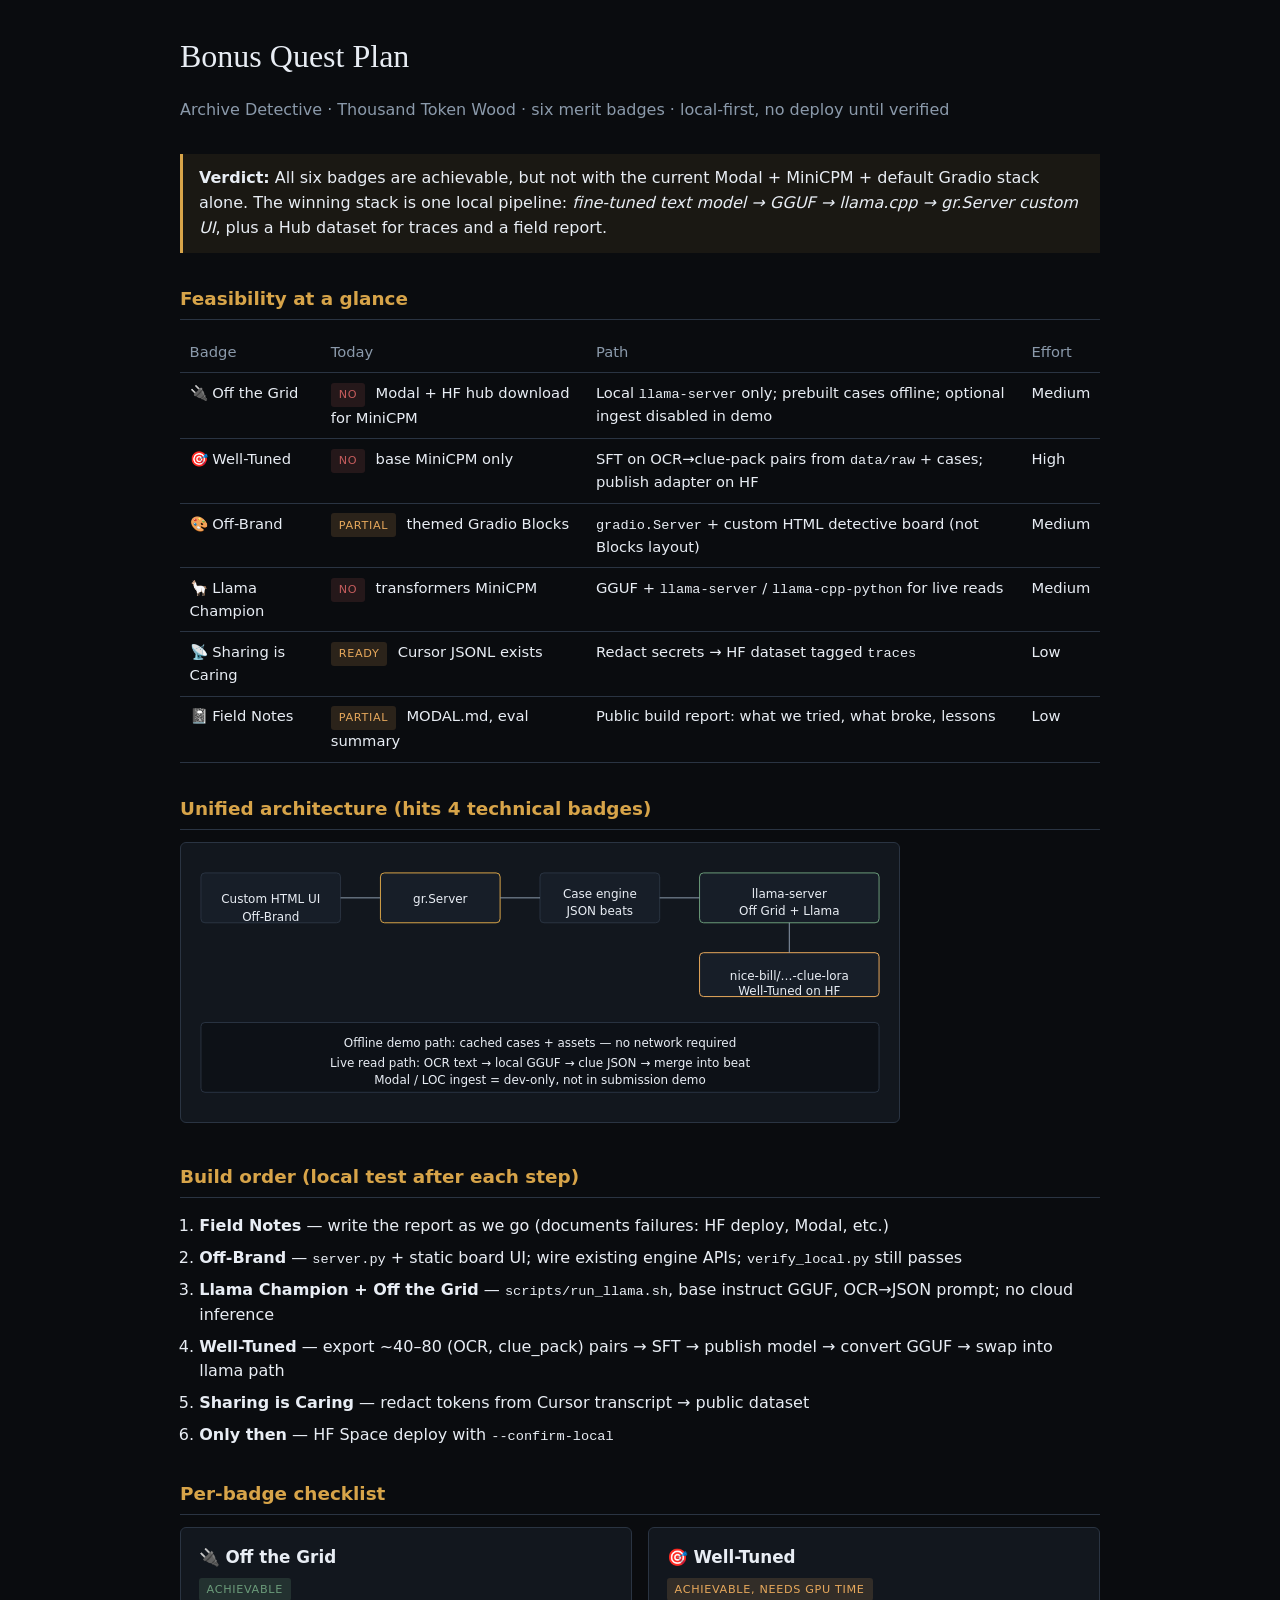
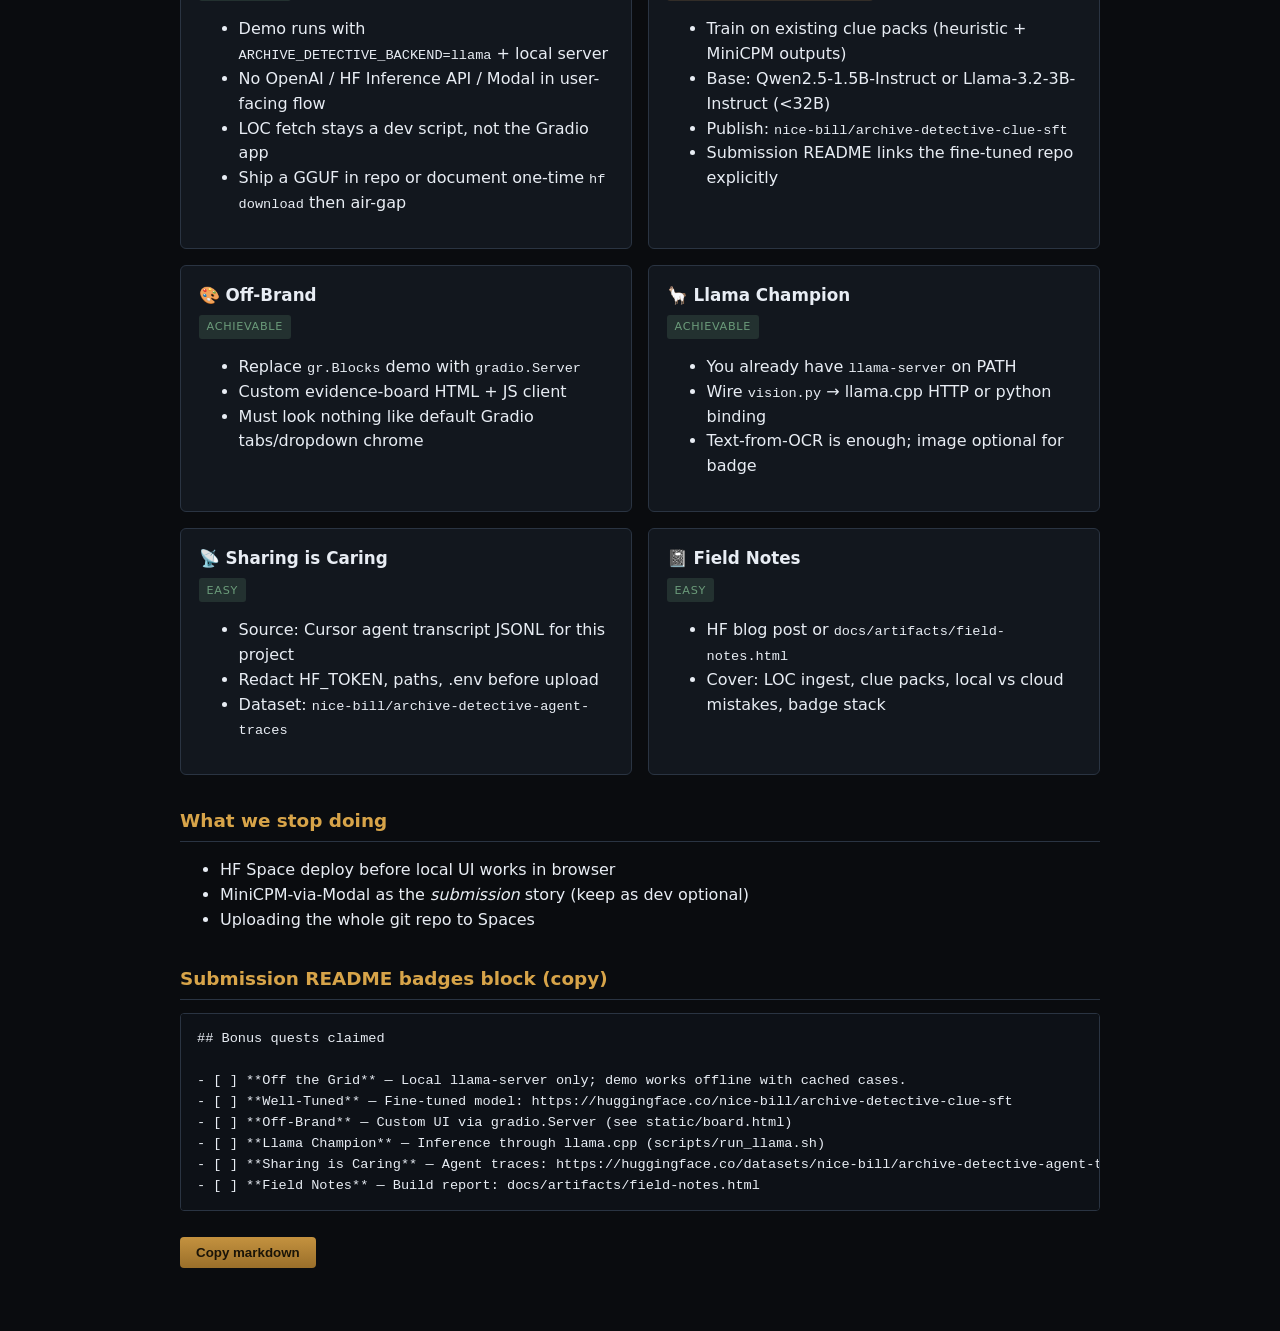
<file: docs/artifacts/badge-quest-plan.html>
<!DOCTYPE html>
<html lang="en">
<head>
  <meta charset="utf-8" />
  <meta name="viewport" content="width=device-width, initial-scale=1" />
  <title>Archive Detective — Bonus Quest Plan</title>
  <style>
    :root {
      --bg: #0a0c0f;
      --panel: #12171e;
      --border: #2a3442;
      --gold: #d7a449;
      --text: #e8edf4;
      --muted: #8b9aab;
      --yes: #6b9b7a;
      --maybe: #e6a85c;
      --hard: #c45c5c;
    }
    * { box-sizing: border-box; }
    body {
      margin: 0;
      font-family: "Segoe UI", system-ui, sans-serif;
      background: var(--bg);
      color: var(--text);
      line-height: 1.55;
    }
    .wrap { max-width: 960px; margin: 0 auto; padding: 2rem 1.25rem 4rem; }
    h1 { font-family: Georgia, serif; font-weight: 400; font-size: 2rem; margin: 0 0 .25rem; }
    .sub { color: var(--muted); margin-bottom: 2rem; }
    h2 { font-size: 1.15rem; color: var(--gold); margin: 2rem 0 .75rem; border-bottom: 1px solid var(--border); padding-bottom: .35rem; }
    .grid { display: grid; gap: 1rem; }
    @media (min-width: 700px) { .grid-2 { grid-template-columns: 1fr 1fr; } }
    .card {
      background: var(--panel);
      border: 1px solid var(--border);
      border-radius: 6px;
      padding: 1rem 1.1rem;
    }
    .badge-title { font-weight: 600; font-size: 1.05rem; margin-bottom: .35rem; }
    .tag {
      display: inline-block;
      font-size: .7rem;
      letter-spacing: .06em;
      text-transform: uppercase;
      padding: .2rem .5rem;
      border-radius: 3px;
      margin-right: .35rem;
    }
    .yes { background: rgba(107,155,122,.2); color: var(--yes); }
    .maybe { background: rgba(230,168,92,.15); color: var(--maybe); }
    .hard { background: rgba(196,92,92,.15); color: var(--hard); }
    table { width: 100%; border-collapse: collapse; font-size: .92rem; }
    th, td { text-align: left; padding: .55rem .6rem; border-bottom: 1px solid var(--border); vertical-align: top; }
    th { color: var(--muted); font-weight: 500; }
    code, pre { font-family: "IBM Plex Mono", ui-monospace, monospace; font-size: .85rem; }
    pre {
      background: #0d1117;
      border: 1px solid var(--border);
      border-radius: 4px;
      padding: .85rem 1rem;
      overflow-x: auto;
    }
    .callout {
      border-left: 3px solid var(--gold);
      padding: .75rem 1rem;
      background: rgba(215,164,73,.08);
      margin: 1rem 0;
    }
    ol.steps { padding-left: 1.2rem; }
    ol.steps li { margin: .45rem 0; }
    svg text { fill: var(--text); font-family: system-ui, sans-serif; font-size: 12px; }
    .tabs { display: flex; gap: .5rem; flex-wrap: wrap; margin-bottom: 1rem; }
    .tab {
      background: var(--panel);
      border: 1px solid var(--border);
      color: var(--text);
      padding: .45rem .85rem;
      border-radius: 4px;
      cursor: pointer;
    }
    .tab.active { border-color: var(--gold); color: var(--gold); }
    .panel { display: none; }
    .panel.active { display: block; }
    button.copy {
      margin-top: .75rem;
      background: linear-gradient(180deg, #c4923f, #9a6f2a);
      color: #1a1408;
      border: none;
      padding: .5rem 1rem;
      border-radius: 4px;
      cursor: pointer;
      font-weight: 600;
    }
  </style>
</head>
<body>
  <div class="wrap">
    <h1>Bonus Quest Plan</h1>
    <p class="sub">Archive Detective · Thousand Token Wood · six merit badges · local-first, no deploy until verified</p>

    <div class="callout">
      <strong>Verdict:</strong> All six badges are achievable, but not with the current Modal + MiniCPM + default Gradio stack alone.
      The winning stack is one local pipeline: <em>fine-tuned text model → GGUF → llama.cpp → gr.Server custom UI</em>, plus a Hub dataset for traces and a field report.
    </div>

    <h2>Feasibility at a glance</h2>
    <table>
      <thead>
        <tr><th>Badge</th><th>Today</th><th>Path</th><th>Effort</th></tr>
      </thead>
      <tbody>
        <tr>
          <td>🔌 Off the Grid</td>
          <td><span class="tag hard">No</span> Modal + HF hub download for MiniCPM</td>
          <td>Local <code>llama-server</code> only; prebuilt cases offline; optional ingest disabled in demo</td>
          <td>Medium</td>
        </tr>
        <tr>
          <td>🎯 Well-Tuned</td>
          <td><span class="tag hard">No</span> base MiniCPM only</td>
          <td>SFT on OCR→clue-pack pairs from <code>data/raw</code> + cases; publish adapter on HF</td>
          <td>High</td>
        </tr>
        <tr>
          <td>🎨 Off-Brand</td>
          <td><span class="tag maybe">Partial</span> themed Gradio Blocks</td>
          <td><code>gradio.Server</code> + custom HTML detective board (not Blocks layout)</td>
          <td>Medium</td>
        </tr>
        <tr>
          <td>🦙 Llama Champion</td>
          <td><span class="tag hard">No</span> transformers MiniCPM</td>
          <td>GGUF + <code>llama-server</code> / <code>llama-cpp-python</code> for live reads</td>
          <td>Medium</td>
        </tr>
        <tr>
          <td>📡 Sharing is Caring</td>
          <td><span class="tag maybe">Ready</span> Cursor JSONL exists</td>
          <td>Redact secrets → HF dataset tagged <code>traces</code></td>
          <td>Low</td>
        </tr>
        <tr>
          <td>📓 Field Notes</td>
          <td><span class="tag maybe">Partial</span> MODAL.md, eval summary</td>
          <td>Public build report: what we tried, what broke, lessons</td>
          <td>Low</td>
        </tr>
      </tbody>
    </table>

    <h2>Unified architecture (hits 4 technical badges)</h2>
    <svg viewBox="0 0 720 280" width="100%" style="max-width:720px;background:var(--panel);border:1px solid var(--border);border-radius:6px">
      <rect x="20" y="30" width="140" height="50" rx="4" fill="#171e28" stroke="#2a3442"/>
      <text x="90" y="60" text-anchor="middle">Custom HTML UI</text>
      <text x="90" y="78" text-anchor="middle" fill="#8b9aab" font-size="10">Off-Brand</text>
      <rect x="200" y="30" width="120" height="50" rx="4" fill="#171e28" stroke="#d7a449"/>
      <text x="260" y="60" text-anchor="middle">gr.Server</text>
      <rect x="360" y="30" width="120" height="50" rx="4" fill="#171e28" stroke="#2a3442"/>
      <text x="420" y="55" text-anchor="middle">Case engine</text>
      <text x="420" y="72" text-anchor="middle" fill="#8b9aab" font-size="10">JSON beats</text>
      <rect x="520" y="30" width="180" height="50" rx="4" fill="#171e28" stroke="#6b9b7a"/>
      <text x="610" y="55" text-anchor="middle">llama-server</text>
      <text x="610" y="72" text-anchor="middle" fill="#8b9aab" font-size="10">Off Grid + Llama</text>
      <rect x="520" y="110" width="180" height="44" rx="4" fill="#171e28" stroke="#e6a85c"/>
      <text x="610" y="137" text-anchor="middle">nice-bill/…-clue-lora</text>
      <text x="610" y="152" text-anchor="middle" fill="#8b9aab" font-size="10">Well-Tuned on HF</text>
      <line x1="160" y1="55" x2="200" y2="55" stroke="#8b9aab"/>
      <line x1="320" y1="55" x2="360" y2="55" stroke="#8b9aab"/>
      <line x1="480" y1="55" x2="520" y2="55" stroke="#8b9aab"/>
      <line x1="610" y1="80" x2="610" y2="110" stroke="#8b9aab"/>
      <rect x="20" y="180" width="680" height="70" rx="4" fill="#0d1117" stroke="#2a3442"/>
      <text x="360" y="205" text-anchor="middle">Offline demo path: cached cases + assets — no network required</text>
      <text x="360" y="225" text-anchor="middle" fill="#8b9aab" font-size="11">Live read path: OCR text → local GGUF → clue JSON → merge into beat</text>
      <text x="360" y="242" text-anchor="middle" fill="#8b9aab" font-size="11">Modal / LOC ingest = dev-only, not in submission demo</text>
    </svg>

    <h2>Build order (local test after each step)</h2>
    <ol class="steps">
      <li><strong>Field Notes</strong> — write the report as we go (documents failures: HF deploy, Modal, etc.)</li>
      <li><strong>Off-Brand</strong> — <code>server.py</code> + static board UI; wire existing engine APIs; <code>verify_local.py</code> still passes</li>
      <li><strong>Llama Champion + Off the Grid</strong> — <code>scripts/run_llama.sh</code>, base instruct GGUF, OCR→JSON prompt; no cloud inference</li>
      <li><strong>Well-Tuned</strong> — export ~40–80 (OCR, clue_pack) pairs → SFT → publish model → convert GGUF → swap into llama path</li>
      <li><strong>Sharing is Caring</strong> — redact tokens from Cursor transcript → public dataset</li>
      <li><strong>Only then</strong> — HF Space deploy with <code>--confirm-local</code></li>
    </ol>

    <h2>Per-badge checklist</h2>
    <div class="grid grid-2">
      <div class="card">
        <div class="badge-title">🔌 Off the Grid</div>
        <span class="tag yes">Achievable</span>
        <ul>
          <li>Demo runs with <code>ARCHIVE_DETECTIVE_BACKEND=llama</code> + local server</li>
          <li>No OpenAI / HF Inference API / Modal in user-facing flow</li>
          <li>LOC fetch stays a dev script, not the Gradio app</li>
          <li>Ship a GGUF in repo or document one-time <code>hf download</code> then air-gap</li>
        </ul>
      </div>
      <div class="card">
        <div class="badge-title">🎯 Well-Tuned</div>
        <span class="tag maybe">Achievable, needs GPU time</span>
        <ul>
          <li>Train on existing clue packs (heuristic + MiniCPM outputs)</li>
          <li>Base: Qwen2.5-1.5B-Instruct or Llama-3.2-3B-Instruct (&lt;32B)</li>
          <li>Publish: <code>nice-bill/archive-detective-clue-sft</code></li>
          <li>Submission README links the fine-tuned repo explicitly</li>
        </ul>
      </div>
      <div class="card">
        <div class="badge-title">🎨 Off-Brand</div>
        <span class="tag yes">Achievable</span>
        <ul>
          <li>Replace <code>gr.Blocks</code> demo with <code>gradio.Server</code></li>
          <li>Custom evidence-board HTML + JS client</li>
          <li>Must look nothing like default Gradio tabs/dropdown chrome</li>
        </ul>
      </div>
      <div class="card">
        <div class="badge-title">🦙 Llama Champion</div>
        <span class="tag yes">Achievable</span>
        <ul>
          <li>You already have <code>llama-server</code> on PATH</li>
          <li>Wire <code>vision.py</code> → llama.cpp HTTP or python binding</li>
          <li>Text-from-OCR is enough; image optional for badge</li>
        </ul>
      </div>
      <div class="card">
        <div class="badge-title">📡 Sharing is Caring</div>
        <span class="tag yes">Easy</span>
        <ul>
          <li>Source: Cursor agent transcript JSONL for this project</li>
          <li>Redact HF_TOKEN, paths, .env before upload</li>
          <li>Dataset: <code>nice-bill/archive-detective-agent-traces</code></li>
        </ul>
      </div>
      <div class="card">
        <div class="badge-title">📓 Field Notes</div>
        <span class="tag yes">Easy</span>
        <ul>
          <li>HF blog post or <code>docs/artifacts/field-notes.html</code></li>
          <li>Cover: LOC ingest, clue packs, local vs cloud mistakes, badge stack</li>
        </ul>
      </div>
    </div>

    <h2>What we stop doing</h2>
    <ul>
      <li>HF Space deploy before local UI works in browser</li>
      <li>MiniCPM-via-Modal as the <em>submission</em> story (keep as dev optional)</li>
      <li>Uploading the whole git repo to Spaces</li>
    </ul>

    <h2>Submission README badges block (copy)</h2>
    <pre id="readme-badges">## Bonus quests claimed

- [ ] **Off the Grid** — Local llama-server only; demo works offline with cached cases.
- [ ] **Well-Tuned** — Fine-tuned model: https://huggingface.co/nice-bill/archive-detective-clue-sft
- [ ] **Off-Brand** — Custom UI via gradio.Server (see static/board.html)
- [ ] **Llama Champion** — Inference through llama.cpp (scripts/run_llama.sh)
- [ ] **Sharing is Caring** — Agent traces: https://huggingface.co/datasets/nice-bill/archive-detective-agent-traces
- [ ] **Field Notes** — Build report: docs/artifacts/field-notes.html</pre>
    <button class="copy" onclick="navigator.clipboard.writeText(document.getElementById('readme-badges').innerText)">Copy markdown</button>
  </div>
</body>
</html>
</file>
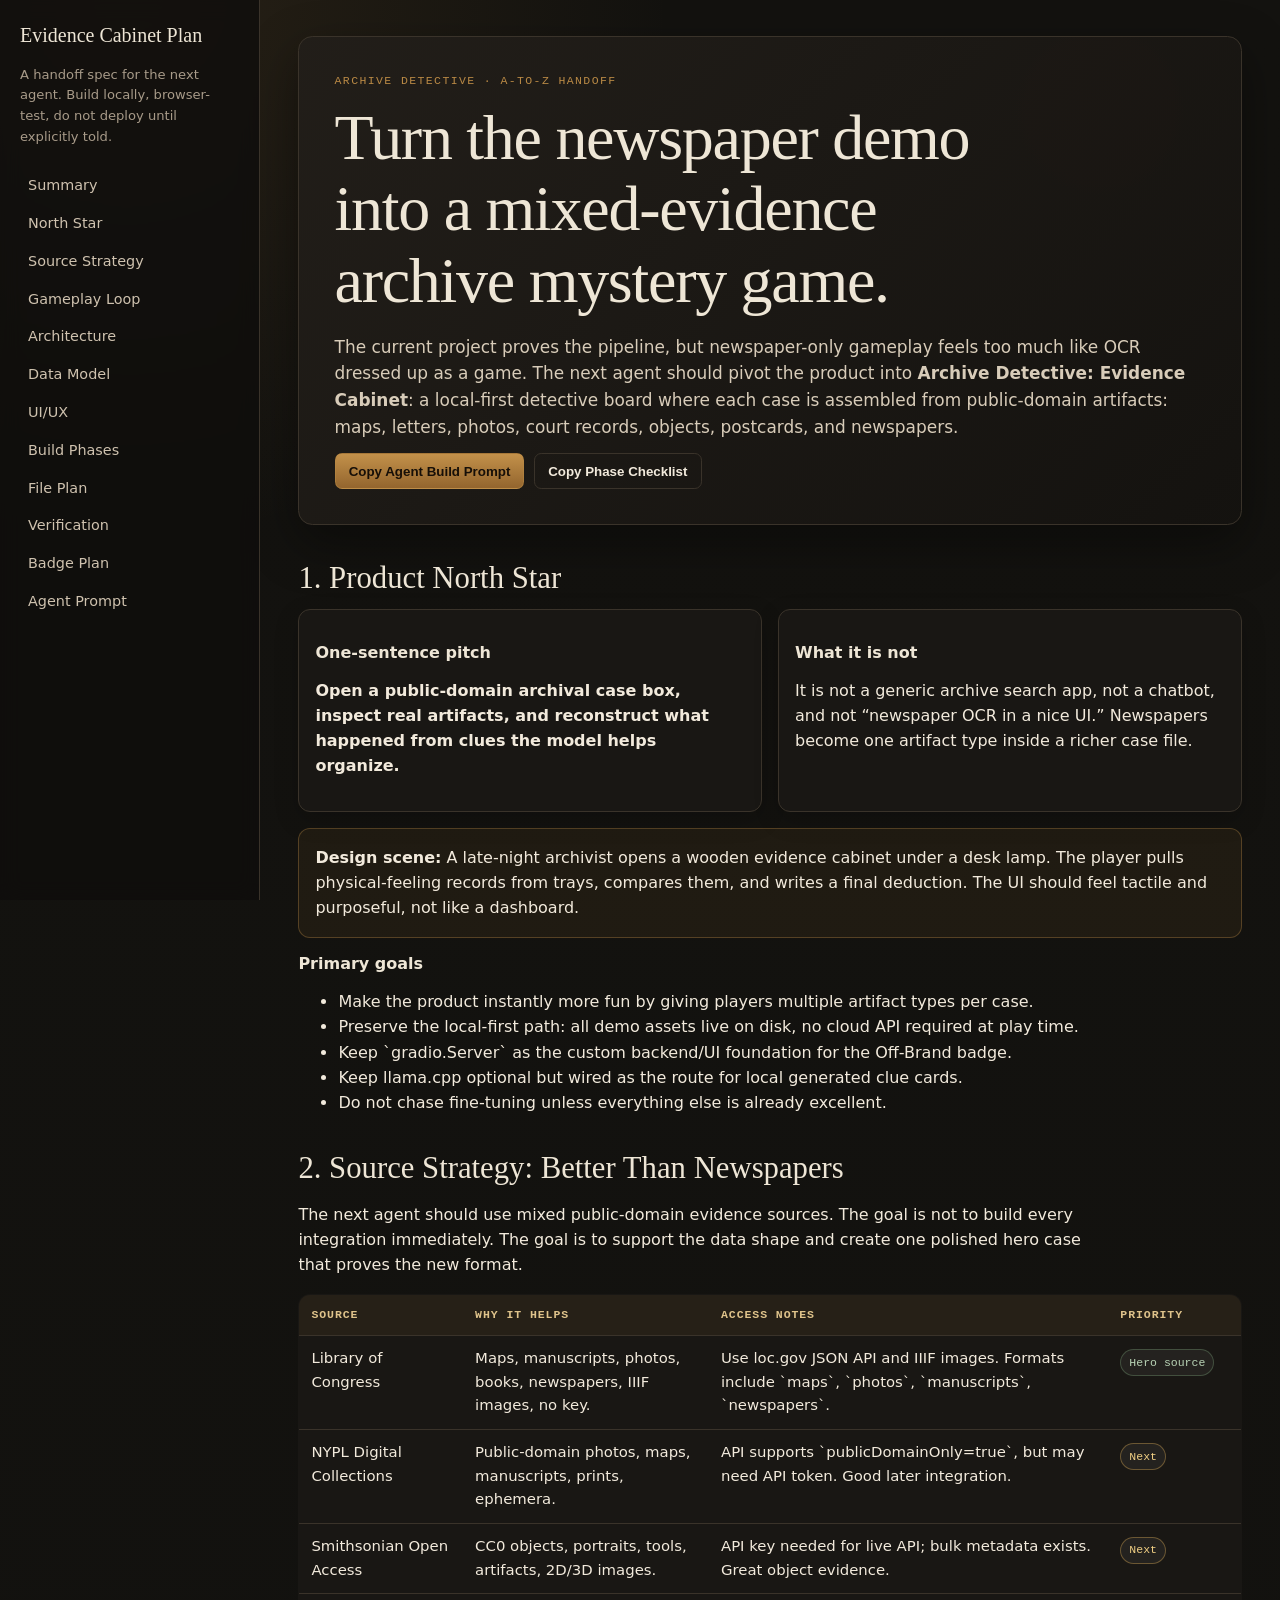
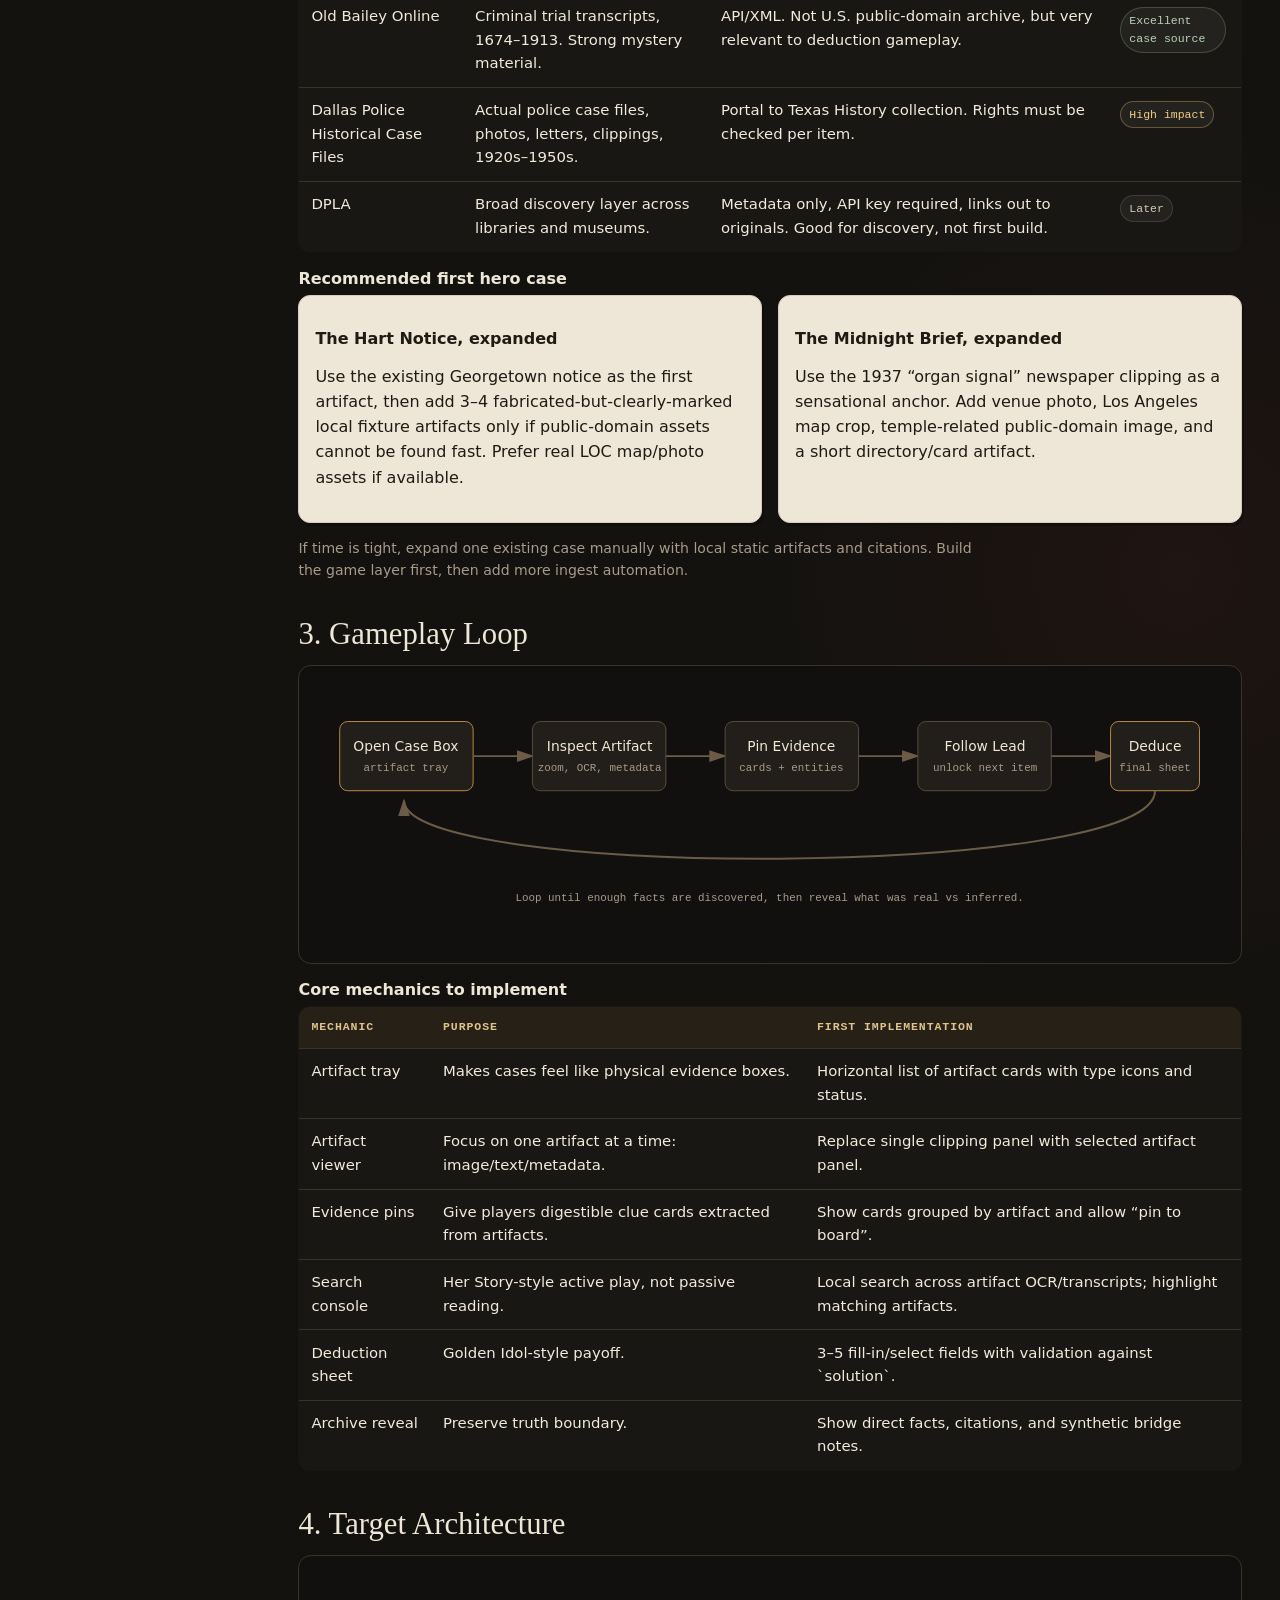
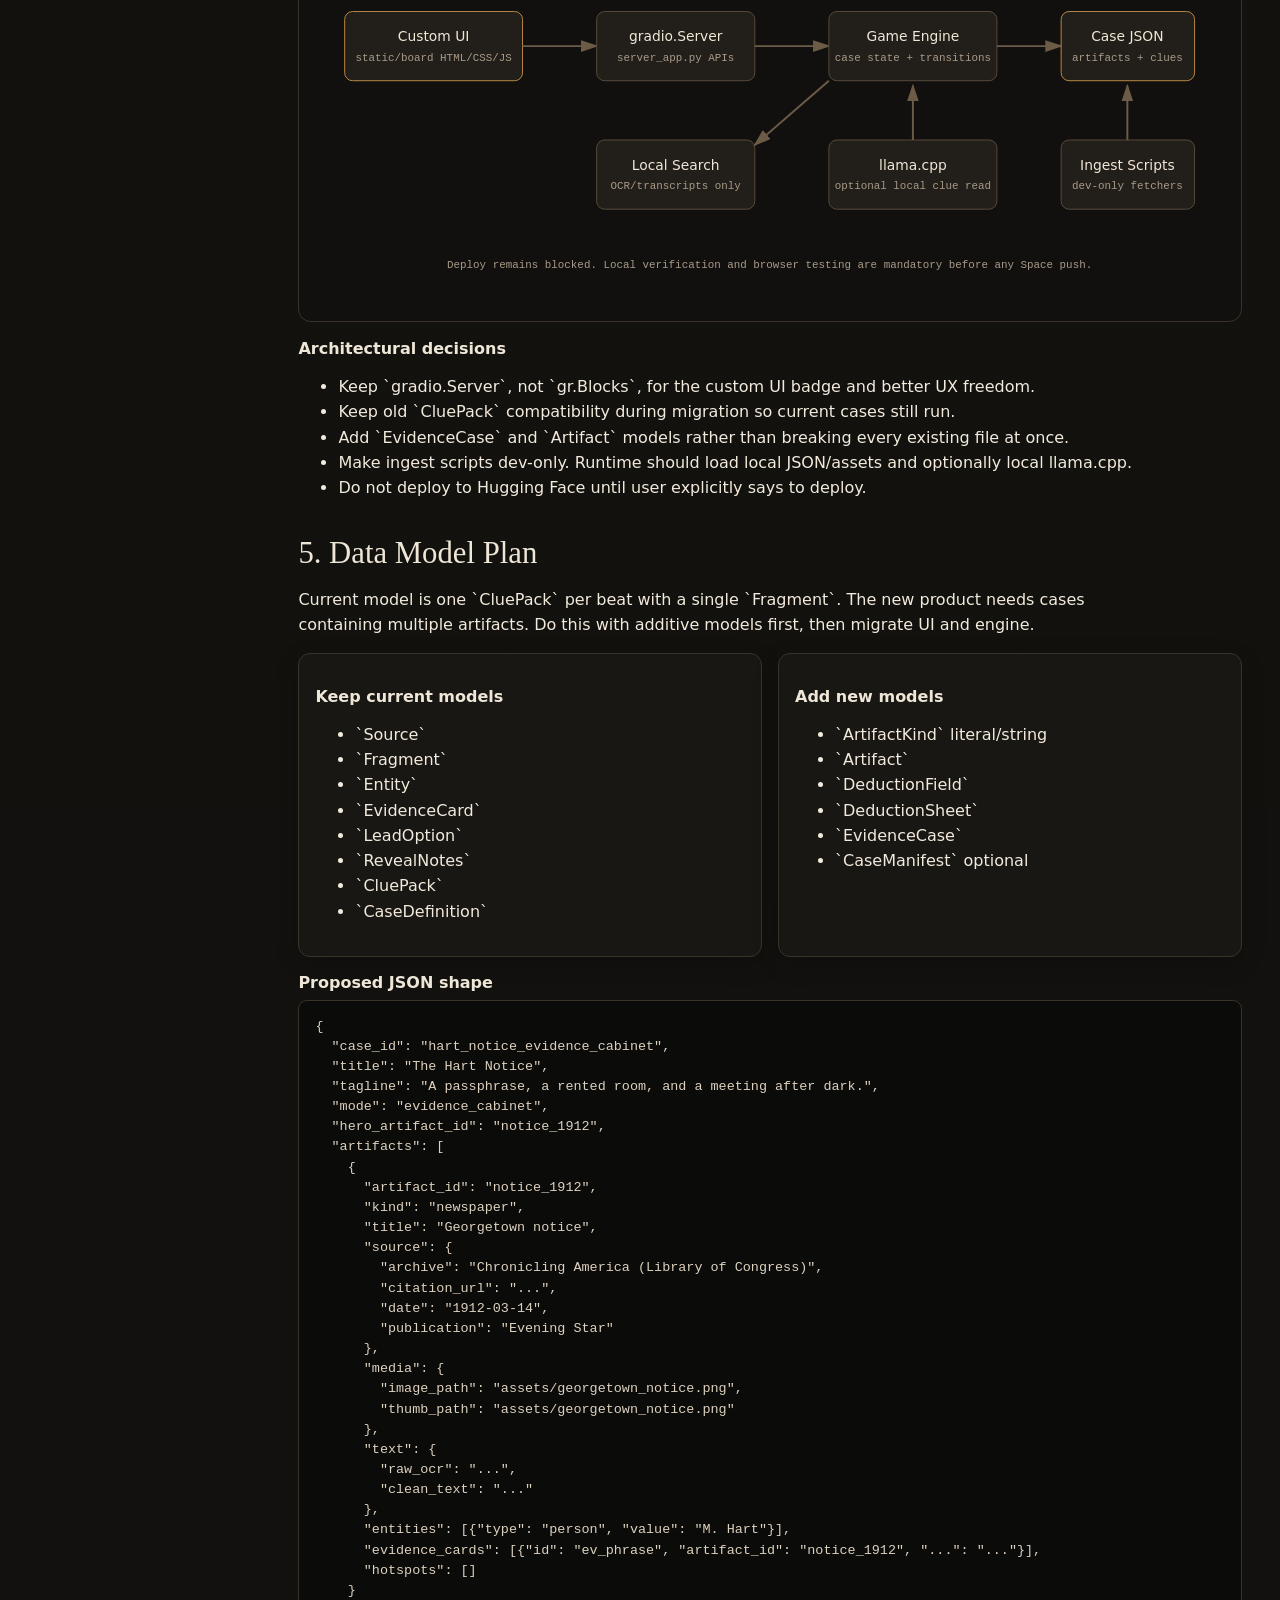
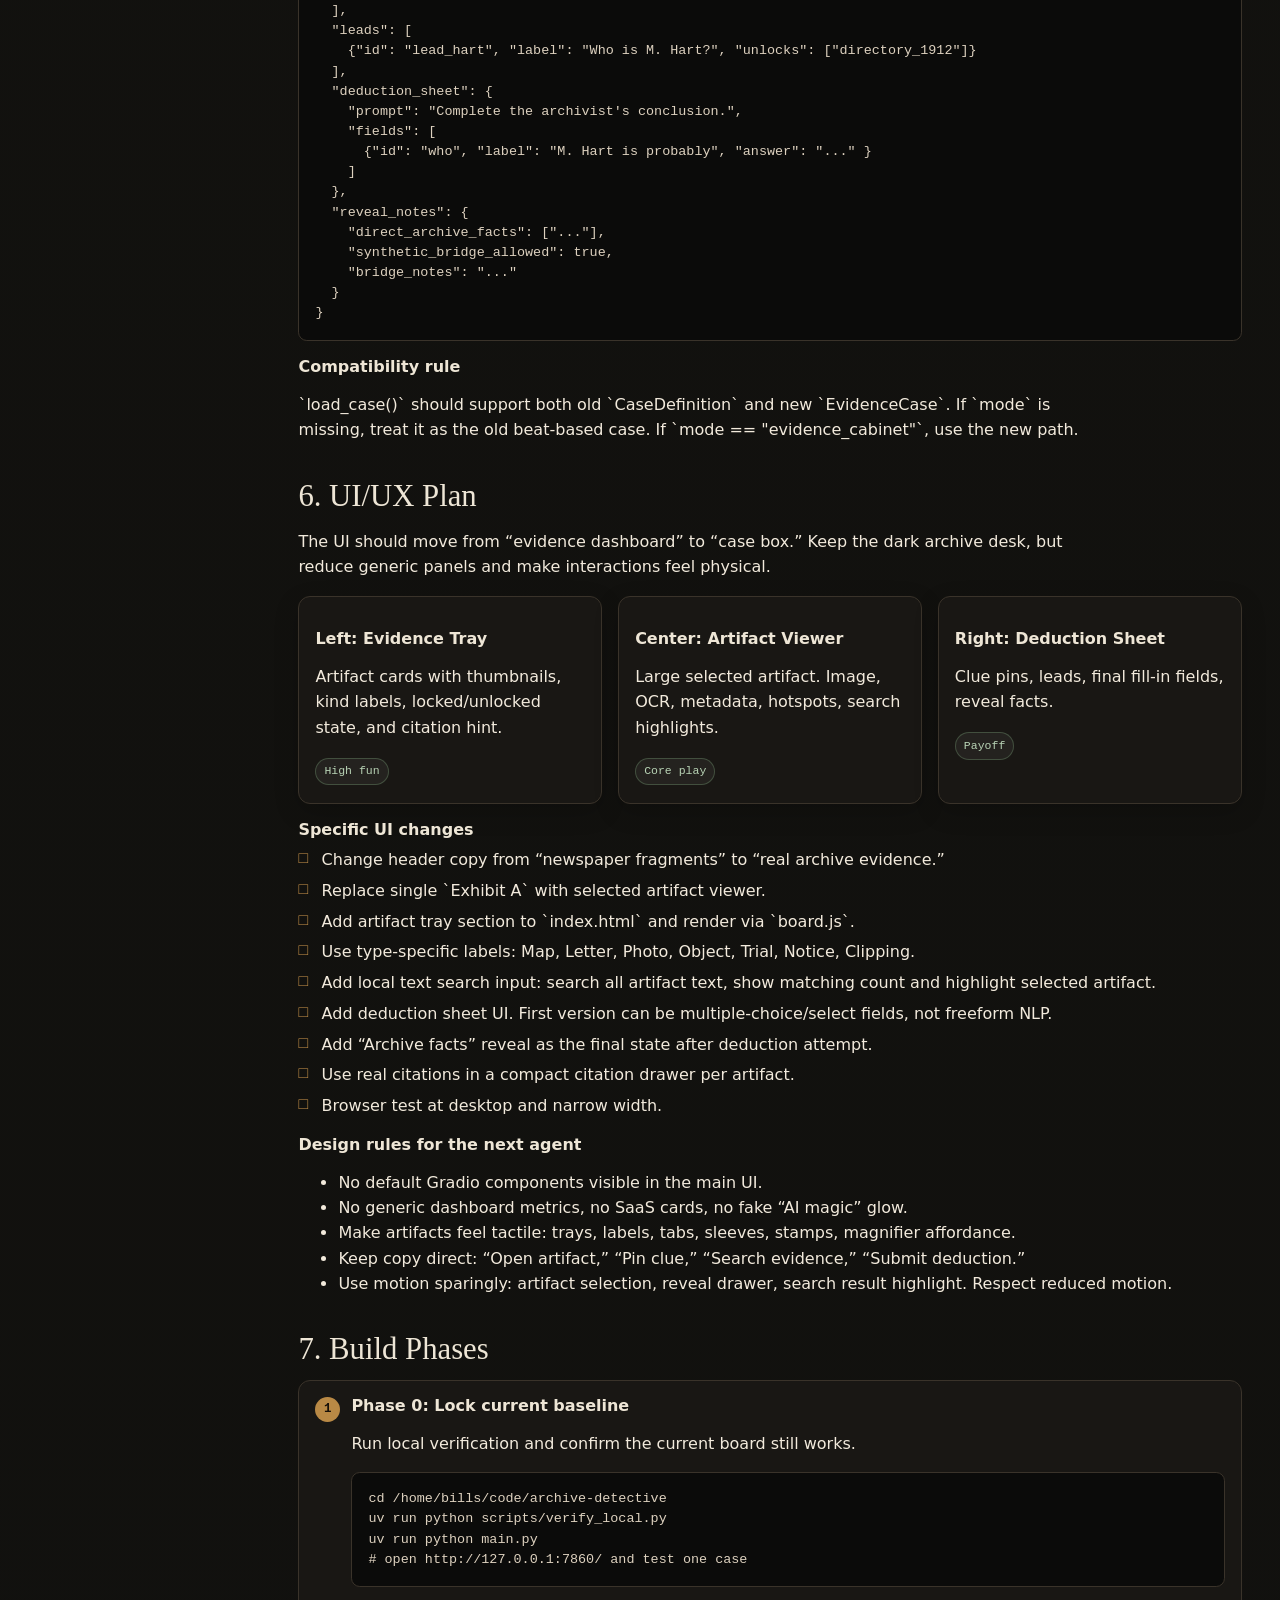
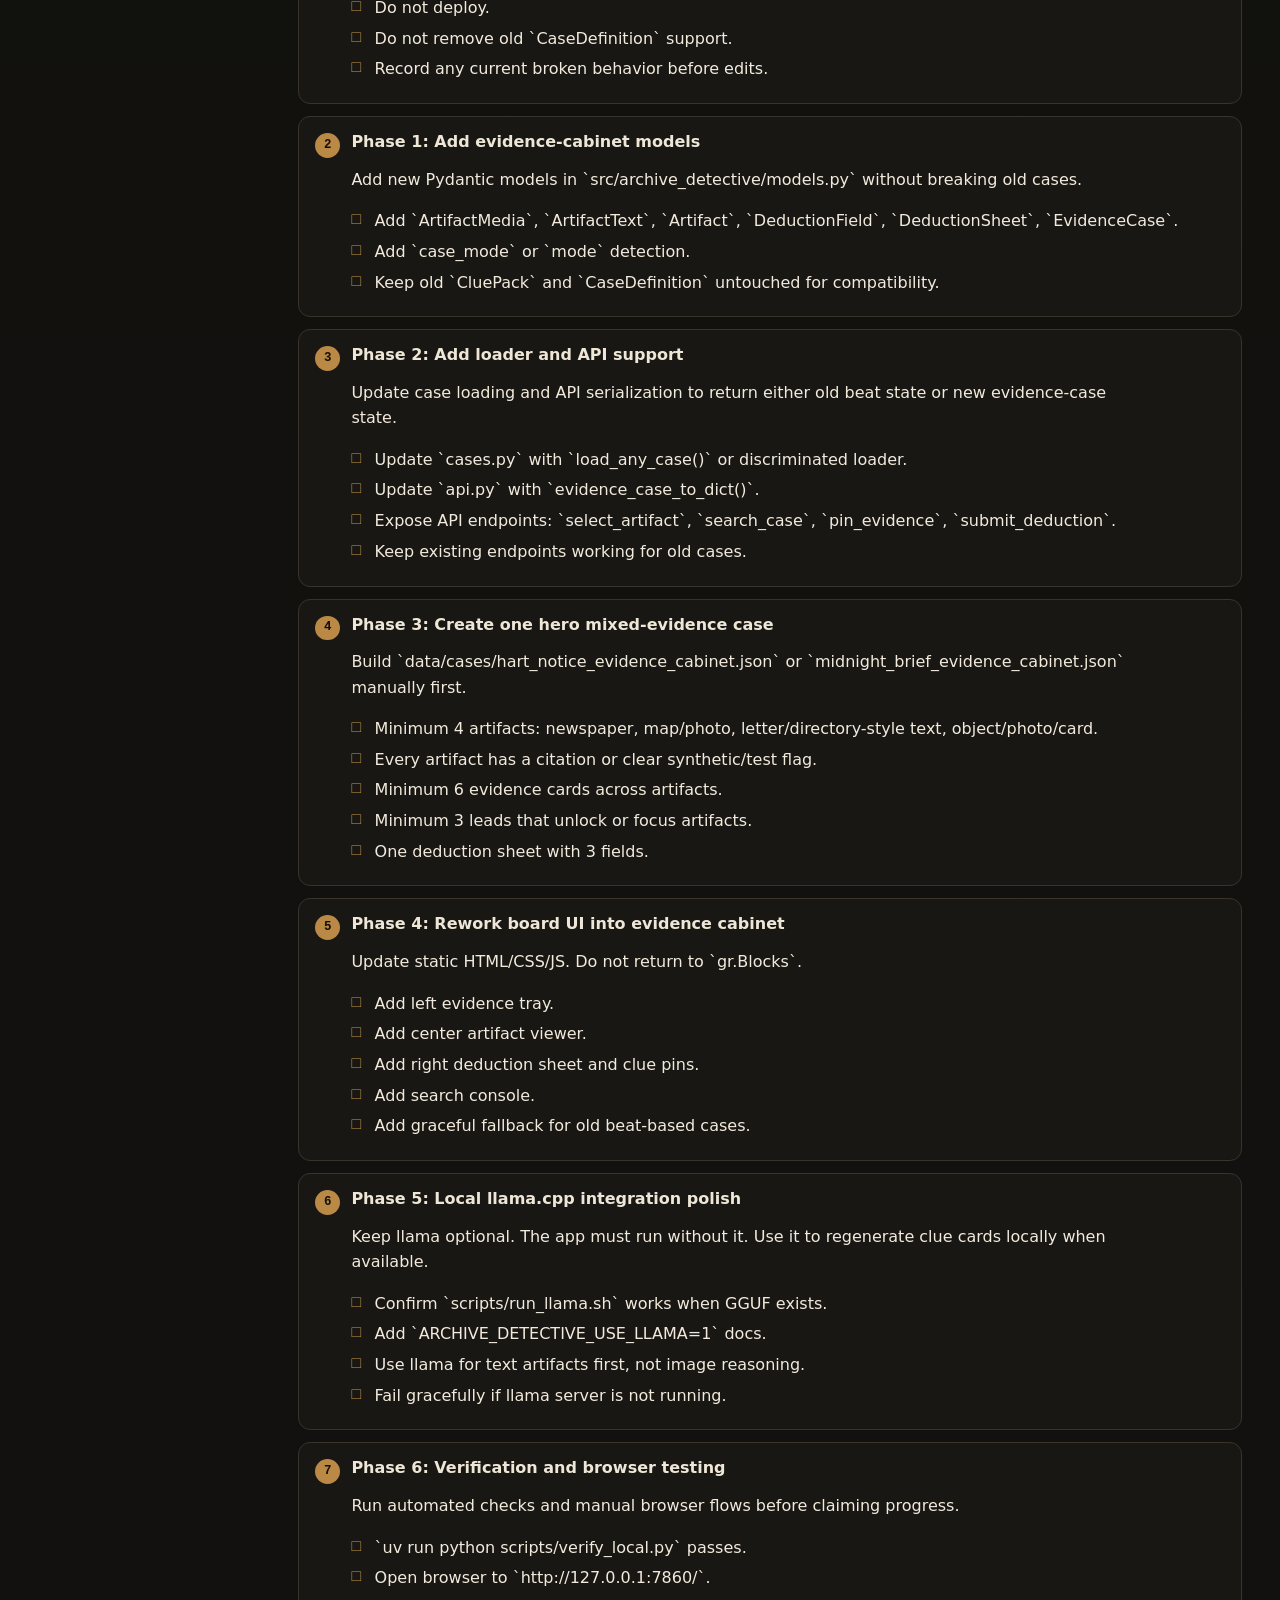
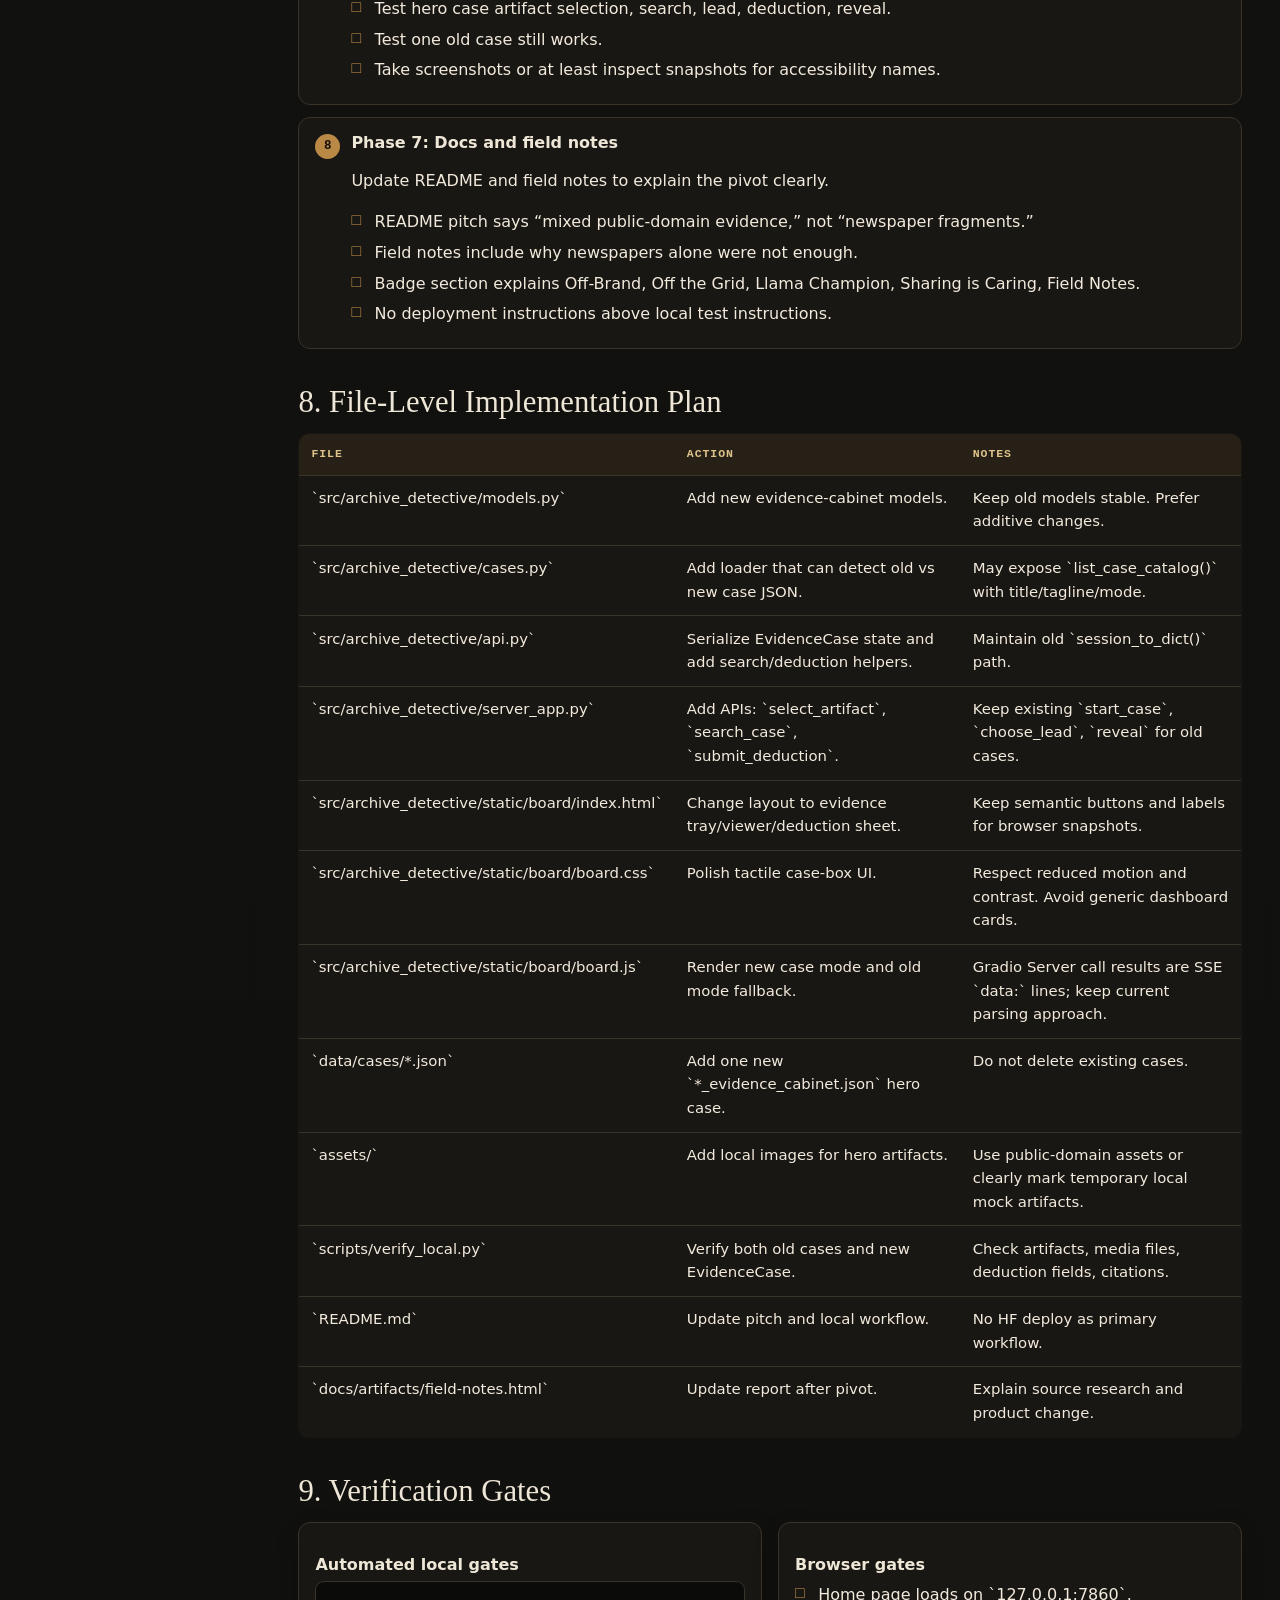
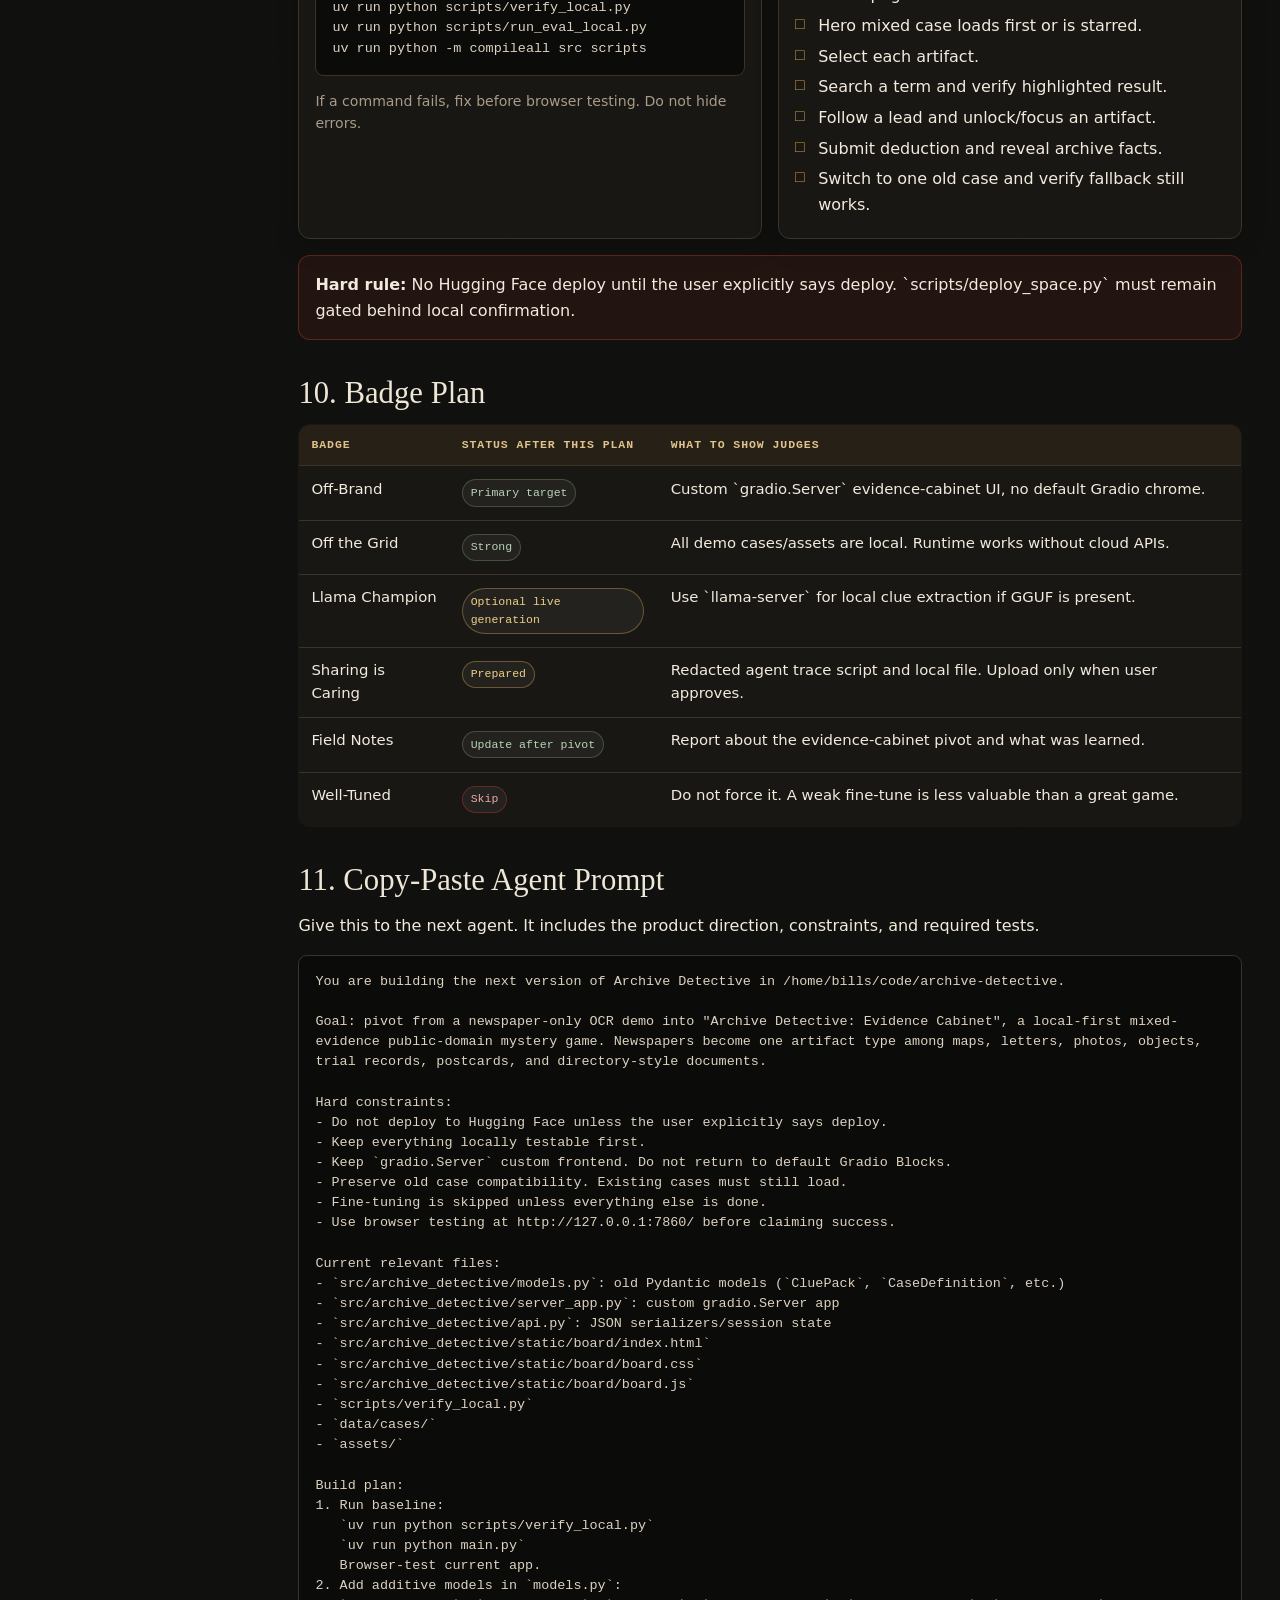
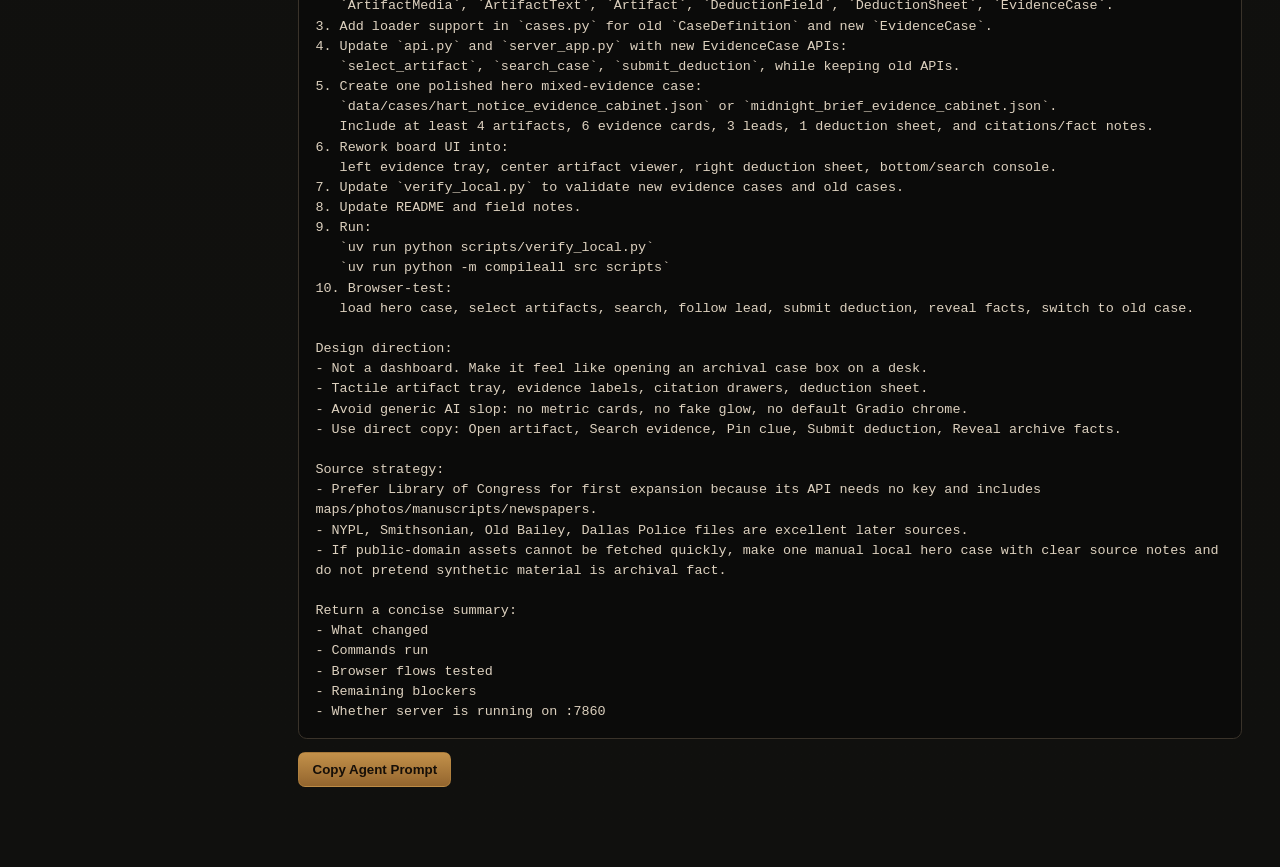
<file: docs/artifacts/evidence-cabinet-build-plan.html>
<!DOCTYPE html>
<html lang="en">
<head>
  <meta charset="utf-8" />
  <meta name="viewport" content="width=device-width, initial-scale=1" />
  <title>Archive Detective: Evidence Cabinet Build Plan</title>
  <style>
    :root {
      --bg: #10100e;
      --panel: #191714;
      --panel-2: #221e19;
      --paper: #eee6d6;
      --ink: #201a14;
      --text: #f2eadc;
      --muted: #a89b89;
      --line: #3a332a;
      --gold: #b98945;
      --red: #9d352d;
      --green: #6f916c;
      --blue: #788ea6;
      --warn: #d4a650;
      --shadow: 0 18px 50px rgba(0, 0, 0, .38);
      --mono: ui-monospace, SFMono-Regular, Menlo, Consolas, "Liberation Mono", monospace;
      --serif: Georgia, "Iowan Old Style", "Times New Roman", serif;
      --sans: Inter, ui-sans-serif, system-ui, -apple-system, BlinkMacSystemFont, "Segoe UI", sans-serif;
    }

    * { box-sizing: border-box; }
    html { scroll-behavior: smooth; }
    body {
      margin: 0;
      background:
        radial-gradient(circle at 10% 0%, rgba(185, 137, 69, .12), transparent 34rem),
        radial-gradient(circle at 92% 18%, rgba(157, 53, 45, .09), transparent 28rem),
        linear-gradient(180deg, #13120f, var(--bg));
      color: var(--text);
      font-family: var(--sans);
      line-height: 1.58;
    }

    a { color: #e0b56b; }
    code {
      font-family: var(--mono);
      font-size: .92em;
      background: rgba(255,255,255,.06);
      border: 1px solid rgba(255,255,255,.08);
      padding: .08rem .3rem;
      border-radius: .25rem;
    }
    pre {
      margin: 0;
      overflow: auto;
      white-space: pre-wrap;
      background: #0b0b0a;
      border: 1px solid var(--line);
      border-radius: .55rem;
      padding: 1rem;
      color: #ddd1bf;
      font-family: var(--mono);
      font-size: .84rem;
      line-height: 1.5;
    }

    .shell {
      display: grid;
      grid-template-columns: 260px minmax(0, 1fr);
      min-height: 100vh;
    }
    aside {
      position: sticky;
      top: 0;
      height: 100vh;
      overflow: auto;
      border-right: 1px solid var(--line);
      background: rgba(15, 14, 12, .78);
      backdrop-filter: blur(10px);
      padding: 1.25rem;
    }
    main {
      max-width: 1180px;
      width: 100%;
      margin: 0 auto;
      padding: 2.25rem clamp(1rem, 3vw, 3rem) 5rem;
    }

    .brand {
      font-family: var(--serif);
      font-size: 1.25rem;
      color: var(--paper);
      margin: 0 0 .25rem;
    }
    .aside-note {
      font-size: .82rem;
      color: var(--muted);
      margin-bottom: 1.25rem;
    }
    nav a {
      display: block;
      padding: .42rem .5rem;
      margin: .1rem 0;
      color: #cfc2af;
      text-decoration: none;
      border-radius: .35rem;
      font-size: .9rem;
    }
    nav a:hover { background: rgba(255,255,255,.06); color: var(--text); }

    .hero {
      border: 1px solid var(--line);
      background:
        linear-gradient(135deg, rgba(34, 30, 25, .96), rgba(20, 18, 15, .96)),
        radial-gradient(circle at 85% 15%, rgba(185, 137, 69, .16), transparent 18rem);
      box-shadow: var(--shadow);
      border-radius: .9rem;
      padding: clamp(1.25rem, 3vw, 2.2rem);
      margin-bottom: 1.5rem;
    }
    .eyebrow {
      font-family: var(--mono);
      text-transform: uppercase;
      letter-spacing: .12em;
      color: var(--gold);
      font-size: .72rem;
      margin: 0 0 .7rem;
    }
    h1, h2, h3 {
      color: var(--paper);
      text-wrap: balance;
      line-height: 1.12;
    }
    h1 {
      font-family: var(--serif);
      font-weight: 500;
      letter-spacing: -.02em;
      font-size: clamp(2.2rem, 5vw, 4.8rem);
      margin: 0 0 .8rem;
    }
    h2 {
      margin: 2.25rem 0 .85rem;
      font-family: var(--serif);
      font-weight: 500;
      font-size: clamp(1.55rem, 2.4vw, 2.15rem);
    }
    h3 {
      margin: 1.1rem 0 .45rem;
      font-size: 1rem;
      font-weight: 650;
    }
    p { max-width: 78ch; }
    .lead {
      color: #d8ccb9;
      font-size: 1.06rem;
      max-width: 84ch;
      margin-bottom: 0;
    }

    .grid { display: grid; gap: 1rem; }
    .grid.two { grid-template-columns: repeat(2, minmax(0, 1fr)); }
    .grid.three { grid-template-columns: repeat(3, minmax(0, 1fr)); }
    .card {
      background: var(--panel);
      border: 1px solid var(--line);
      border-radius: .75rem;
      padding: 1rem;
      box-shadow: 0 8px 24px rgba(0,0,0,.18);
    }
    .paper-card {
      background: var(--paper);
      color: var(--ink);
      border: 1px solid #d7cbb9;
      box-shadow: 2px 3px 0 rgba(0,0,0,.25);
    }
    .paper-card h3 { color: var(--ink); }
    .tag {
      display: inline-flex;
      align-items: center;
      gap: .35rem;
      font-family: var(--mono);
      font-size: .72rem;
      padding: .22rem .5rem;
      border-radius: 999px;
      border: 1px solid rgba(255,255,255,.12);
      color: #d7c9b4;
      background: rgba(255,255,255,.05);
      margin: .12rem .16rem .12rem 0;
    }
    .tag.good { color: #b8d3b5; border-color: rgba(111,145,108,.4); }
    .tag.warn { color: #f0cf84; border-color: rgba(212,166,80,.4); }
    .tag.stop { color: #e8aaa4; border-color: rgba(157,53,45,.5); }

    table {
      width: 100%;
      border-collapse: collapse;
      background: var(--panel);
      border: 1px solid var(--line);
      border-radius: .75rem;
      overflow: hidden;
      display: table;
    }
    th, td {
      padding: .7rem .75rem;
      border-bottom: 1px solid var(--line);
      text-align: left;
      vertical-align: top;
      font-size: .93rem;
    }
    th {
      color: #dfc38b;
      font-family: var(--mono);
      font-size: .72rem;
      text-transform: uppercase;
      letter-spacing: .08em;
      background: rgba(185,137,69,.08);
    }
    tr:last-child td { border-bottom: 0; }

    .timeline {
      display: grid;
      gap: .75rem;
      counter-reset: step;
    }
    .step {
      counter-increment: step;
      position: relative;
      padding: 1rem 1rem 1rem 3.25rem;
      background: var(--panel);
      border: 1px solid var(--line);
      border-radius: .75rem;
    }
    .step::before {
      content: counter(step);
      position: absolute;
      left: 1rem;
      top: 1rem;
      width: 1.55rem;
      height: 1.55rem;
      display: grid;
      place-items: center;
      border-radius: 50%;
      background: var(--gold);
      color: #160f08;
      font-family: var(--mono);
      font-weight: 700;
      font-size: .78rem;
    }
    .step h3 { margin-top: 0; }
    .checklist {
      list-style: none;
      padding: 0;
      margin: .5rem 0 0;
    }
    .checklist li {
      padding-left: 1.45rem;
      position: relative;
      margin: .34rem 0;
    }
    .checklist li::before {
      content: "□";
      position: absolute;
      left: 0;
      color: var(--gold);
      font-family: var(--mono);
    }

    .diagram {
      background: #11100e;
      border: 1px solid var(--line);
      border-radius: .8rem;
      padding: 1rem;
      overflow: auto;
    }
    svg { max-width: 100%; min-width: 720px; }
    .svg-box { fill: #221e19; stroke: #584b3b; }
    .svg-box.gold { stroke: #b98945; }
    .svg-text { fill: #f1e7d7; font-family: var(--sans); font-size: 14px; }
    .svg-small { fill: #a89b89; font-family: var(--mono); font-size: 11px; }
    .svg-line { stroke: #6b5b47; stroke-width: 2; marker-end: url(#arrow); }

    .callout {
      border: 1px solid rgba(185,137,69,.35);
      background: rgba(185,137,69,.08);
      border-radius: .75rem;
      padding: 1rem;
      margin: 1rem 0;
    }
    .danger {
      border-color: rgba(157,53,45,.5);
      background: rgba(157,53,45,.12);
    }

    .copy-row {
      display: flex;
      flex-wrap: wrap;
      gap: .6rem;
      align-items: center;
      margin: .8rem 0 0;
    }
    button {
      border: 1px solid rgba(185,137,69,.5);
      background: linear-gradient(180deg, #c3914a, #93652e);
      color: #160f08;
      border-radius: .45rem;
      padding: .58rem .82rem;
      font-weight: 700;
      cursor: pointer;
    }
    button.secondary {
      background: transparent;
      color: var(--text);
      border-color: var(--line);
    }
    .small { font-size: .88rem; color: var(--muted); }

    @media (max-width: 900px) {
      .shell { grid-template-columns: 1fr; }
      aside {
        position: relative;
        height: auto;
        border-right: 0;
        border-bottom: 1px solid var(--line);
      }
      nav { display: grid; grid-template-columns: repeat(auto-fit, minmax(160px, 1fr)); gap: .2rem; }
      .grid.two, .grid.three { grid-template-columns: 1fr; }
      table { display: block; overflow-x: auto; }
    }
  </style>
</head>
<body>
  <div class="shell">
    <aside>
      <p class="brand">Evidence Cabinet Plan</p>
      <p class="aside-note">A handoff spec for the next agent. Build locally, browser-test, do not deploy until explicitly told.</p>
      <nav>
        <a href="#summary">Summary</a>
        <a href="#north-star">North Star</a>
        <a href="#sources">Source Strategy</a>
        <a href="#gameplay">Gameplay Loop</a>
        <a href="#architecture">Architecture</a>
        <a href="#schema">Data Model</a>
        <a href="#ui">UI/UX</a>
        <a href="#phases">Build Phases</a>
        <a href="#files">File Plan</a>
        <a href="#verification">Verification</a>
        <a href="#badges">Badge Plan</a>
        <a href="#handoff">Agent Prompt</a>
      </nav>
    </aside>

    <main>
      <section class="hero" id="summary">
        <p class="eyebrow">Archive Detective · A-to-Z handoff</p>
        <h1>Turn the newspaper demo into a mixed-evidence archive mystery game.</h1>
        <p class="lead">
          The current project proves the pipeline, but newspaper-only gameplay feels too much like OCR dressed up as a game.
          The next agent should pivot the product into <strong>Archive Detective: Evidence Cabinet</strong>: a local-first detective board
          where each case is assembled from public-domain artifacts: maps, letters, photos, court records, objects, postcards, and newspapers.
        </p>
        <div class="copy-row">
          <button onclick="copyText('agentPrompt')">Copy Agent Build Prompt</button>
          <button class="secondary" onclick="copyText('phaseChecklist')">Copy Phase Checklist</button>
        </div>
      </section>

      <section id="north-star">
        <h2>1. Product North Star</h2>
        <div class="grid two">
          <div class="card">
            <h3>One-sentence pitch</h3>
            <p>
              <strong>Open a public-domain archival case box, inspect real artifacts, and reconstruct what happened from clues the model helps organize.</strong>
            </p>
          </div>
          <div class="card">
            <h3>What it is not</h3>
            <p>
              It is not a generic archive search app, not a chatbot, and not “newspaper OCR in a nice UI.” Newspapers become one artifact type inside a richer case file.
            </p>
          </div>
        </div>

        <div class="callout">
          <strong>Design scene:</strong> A late-night archivist opens a wooden evidence cabinet under a desk lamp. The player pulls physical-feeling records from trays, compares them, and writes a final deduction. The UI should feel tactile and purposeful, not like a dashboard.
        </div>

        <h3>Primary goals</h3>
        <ul>
          <li>Make the product instantly more fun by giving players multiple artifact types per case.</li>
          <li>Preserve the local-first path: all demo assets live on disk, no cloud API required at play time.</li>
          <li>Keep `gradio.Server` as the custom backend/UI foundation for the Off-Brand badge.</li>
          <li>Keep llama.cpp optional but wired as the route for local generated clue cards.</li>
          <li>Do not chase fine-tuning unless everything else is already excellent.</li>
        </ul>
      </section>

      <section id="sources">
        <h2>2. Source Strategy: Better Than Newspapers</h2>
        <p>
          The next agent should use mixed public-domain evidence sources. The goal is not to build every integration immediately.
          The goal is to support the data shape and create one polished hero case that proves the new format.
        </p>

        <table>
          <thead>
            <tr>
              <th>Source</th>
              <th>Why It Helps</th>
              <th>Access Notes</th>
              <th>Priority</th>
            </tr>
          </thead>
          <tbody>
            <tr>
              <td>Library of Congress</td>
              <td>Maps, manuscripts, photos, books, newspapers, IIIF images, no key.</td>
              <td>Use loc.gov JSON API and IIIF images. Formats include `maps`, `photos`, `manuscripts`, `newspapers`.</td>
              <td><span class="tag good">Hero source</span></td>
            </tr>
            <tr>
              <td>NYPL Digital Collections</td>
              <td>Public-domain photos, maps, manuscripts, prints, ephemera.</td>
              <td>API supports `publicDomainOnly=true`, but may need API token. Good later integration.</td>
              <td><span class="tag warn">Next</span></td>
            </tr>
            <tr>
              <td>Smithsonian Open Access</td>
              <td>CC0 objects, portraits, tools, artifacts, 2D/3D images.</td>
              <td>API key needed for live API; bulk metadata exists. Great object evidence.</td>
              <td><span class="tag warn">Next</span></td>
            </tr>
            <tr>
              <td>Old Bailey Online</td>
              <td>Criminal trial transcripts, 1674–1913. Strong mystery material.</td>
              <td>API/XML. Not U.S. public-domain archive, but very relevant to deduction gameplay.</td>
              <td><span class="tag good">Excellent case source</span></td>
            </tr>
            <tr>
              <td>Dallas Police Historical Case Files</td>
              <td>Actual police case files, photos, letters, clippings, 1920s–1950s.</td>
              <td>Portal to Texas History collection. Rights must be checked per item.</td>
              <td><span class="tag warn">High impact</span></td>
            </tr>
            <tr>
              <td>DPLA</td>
              <td>Broad discovery layer across libraries and museums.</td>
              <td>Metadata only, API key required, links out to originals. Good for discovery, not first build.</td>
              <td><span class="tag">Later</span></td>
            </tr>
          </tbody>
        </table>

        <h3>Recommended first hero case</h3>
        <div class="grid two">
          <div class="paper-card card">
            <h3>The Hart Notice, expanded</h3>
            <p>
              Use the existing Georgetown notice as the first artifact, then add 3–4 fabricated-but-clearly-marked local fixture artifacts only if public-domain assets cannot be found fast. Prefer real LOC map/photo assets if available.
            </p>
          </div>
          <div class="paper-card card">
            <h3>The Midnight Brief, expanded</h3>
            <p>
              Use the 1937 “organ signal” newspaper clipping as a sensational anchor. Add venue photo, Los Angeles map crop, temple-related public-domain image, and a short directory/card artifact.
            </p>
          </div>
        </div>
        <p class="small">
          If time is tight, expand one existing case manually with local static artifacts and citations. Build the game layer first, then add more ingest automation.
        </p>
      </section>

      <section id="gameplay">
        <h2>3. Gameplay Loop</h2>
        <div class="diagram">
          <svg viewBox="0 0 920 260" role="img" aria-label="Gameplay flow diagram">
            <defs>
              <marker id="arrow" markerWidth="10" markerHeight="10" refX="8" refY="3" orient="auto">
                <path d="M0,0 L0,6 L9,3 z" fill="#6b5b47"></path>
              </marker>
            </defs>
            <rect class="svg-box gold" x="25" y="40" width="135" height="70" rx="8"></rect>
            <text class="svg-text" x="92" y="70" text-anchor="middle">Open Case Box</text>
            <text class="svg-small" x="92" y="90" text-anchor="middle">artifact tray</text>
            <line class="svg-line" x1="160" y1="75" x2="220" y2="75"></line>

            <rect class="svg-box" x="220" y="40" width="135" height="70" rx="8"></rect>
            <text class="svg-text" x="288" y="70" text-anchor="middle">Inspect Artifact</text>
            <text class="svg-small" x="288" y="90" text-anchor="middle">zoom, OCR, metadata</text>
            <line class="svg-line" x1="355" y1="75" x2="415" y2="75"></line>

            <rect class="svg-box" x="415" y="40" width="135" height="70" rx="8"></rect>
            <text class="svg-text" x="482" y="70" text-anchor="middle">Pin Evidence</text>
            <text class="svg-small" x="482" y="90" text-anchor="middle">cards + entities</text>
            <line class="svg-line" x1="550" y1="75" x2="610" y2="75"></line>

            <rect class="svg-box" x="610" y="40" width="135" height="70" rx="8"></rect>
            <text class="svg-text" x="678" y="70" text-anchor="middle">Follow Lead</text>
            <text class="svg-small" x="678" y="90" text-anchor="middle">unlock next item</text>
            <line class="svg-line" x1="745" y1="75" x2="805" y2="75"></line>

            <rect class="svg-box gold" x="805" y="40" width="90" height="70" rx="8"></rect>
            <text class="svg-text" x="850" y="70" text-anchor="middle">Deduce</text>
            <text class="svg-small" x="850" y="90" text-anchor="middle">final sheet</text>

            <path class="svg-line" d="M850,110 C850,200 90,200 90,120" fill="none"></path>
            <text class="svg-small" x="460" y="222" text-anchor="middle">Loop until enough facts are discovered, then reveal what was real vs inferred.</text>
          </svg>
        </div>

        <h3>Core mechanics to implement</h3>
        <table>
          <thead>
            <tr><th>Mechanic</th><th>Purpose</th><th>First implementation</th></tr>
          </thead>
          <tbody>
            <tr>
              <td>Artifact tray</td>
              <td>Makes cases feel like physical evidence boxes.</td>
              <td>Horizontal list of artifact cards with type icons and status.</td>
            </tr>
            <tr>
              <td>Artifact viewer</td>
              <td>Focus on one artifact at a time: image/text/metadata.</td>
              <td>Replace single clipping panel with selected artifact panel.</td>
            </tr>
            <tr>
              <td>Evidence pins</td>
              <td>Give players digestible clue cards extracted from artifacts.</td>
              <td>Show cards grouped by artifact and allow “pin to board”.</td>
            </tr>
            <tr>
              <td>Search console</td>
              <td>Her Story-style active play, not passive reading.</td>
              <td>Local search across artifact OCR/transcripts; highlight matching artifacts.</td>
            </tr>
            <tr>
              <td>Deduction sheet</td>
              <td>Golden Idol-style payoff.</td>
              <td>3–5 fill-in/select fields with validation against `solution`.</td>
            </tr>
            <tr>
              <td>Archive reveal</td>
              <td>Preserve truth boundary.</td>
              <td>Show direct facts, citations, and synthetic bridge notes.</td>
            </tr>
          </tbody>
        </table>
      </section>

      <section id="architecture">
        <h2>4. Target Architecture</h2>
        <div class="diagram">
          <svg viewBox="0 0 920 330" role="img" aria-label="Architecture diagram">
            <defs>
              <marker id="arrow2" markerWidth="10" markerHeight="10" refX="8" refY="3" orient="auto">
                <path d="M0,0 L0,6 L9,3 z" fill="#6b5b47"></path>
              </marker>
            </defs>
            <rect class="svg-box gold" x="30" y="40" width="180" height="70" rx="8"></rect>
            <text class="svg-text" x="120" y="70" text-anchor="middle">Custom UI</text>
            <text class="svg-small" x="120" y="90" text-anchor="middle">static/board HTML/CSS/JS</text>

            <line class="svg-line" style="marker-end:url(#arrow2)" x1="210" y1="75" x2="285" y2="75"></line>
            <rect class="svg-box" x="285" y="40" width="160" height="70" rx="8"></rect>
            <text class="svg-text" x="365" y="70" text-anchor="middle">gradio.Server</text>
            <text class="svg-small" x="365" y="90" text-anchor="middle">server_app.py APIs</text>

            <line class="svg-line" style="marker-end:url(#arrow2)" x1="445" y1="75" x2="520" y2="75"></line>
            <rect class="svg-box" x="520" y="40" width="170" height="70" rx="8"></rect>
            <text class="svg-text" x="605" y="70" text-anchor="middle">Game Engine</text>
            <text class="svg-small" x="605" y="90" text-anchor="middle">case state + transitions</text>

            <line class="svg-line" style="marker-end:url(#arrow2)" x1="690" y1="75" x2="755" y2="75"></line>
            <rect class="svg-box gold" x="755" y="40" width="135" height="70" rx="8"></rect>
            <text class="svg-text" x="822" y="70" text-anchor="middle">Case JSON</text>
            <text class="svg-small" x="822" y="90" text-anchor="middle">artifacts + clues</text>

            <rect class="svg-box" x="285" y="170" width="160" height="70" rx="8"></rect>
            <text class="svg-text" x="365" y="200" text-anchor="middle">Local Search</text>
            <text class="svg-small" x="365" y="220" text-anchor="middle">OCR/transcripts only</text>
            <line class="svg-line" style="marker-end:url(#arrow2)" x1="520" y1="110" x2="445" y2="175"></line>

            <rect class="svg-box" x="520" y="170" width="170" height="70" rx="8"></rect>
            <text class="svg-text" x="605" y="200" text-anchor="middle">llama.cpp</text>
            <text class="svg-small" x="605" y="220" text-anchor="middle">optional local clue read</text>
            <line class="svg-line" style="marker-end:url(#arrow2)" x1="605" y1="170" x2="605" y2="115"></line>

            <rect class="svg-box" x="755" y="170" width="135" height="70" rx="8"></rect>
            <text class="svg-text" x="822" y="200" text-anchor="middle">Ingest Scripts</text>
            <text class="svg-small" x="822" y="220" text-anchor="middle">dev-only fetchers</text>
            <line class="svg-line" style="marker-end:url(#arrow2)" x1="822" y1="170" x2="822" y2="115"></line>

            <text class="svg-small" x="460" y="300" text-anchor="middle">Deploy remains blocked. Local verification and browser testing are mandatory before any Space push.</text>
          </svg>
        </div>

        <h3>Architectural decisions</h3>
        <ul>
          <li>Keep `gradio.Server`, not `gr.Blocks`, for the custom UI badge and better UX freedom.</li>
          <li>Keep old `CluePack` compatibility during migration so current cases still run.</li>
          <li>Add `EvidenceCase` and `Artifact` models rather than breaking every existing file at once.</li>
          <li>Make ingest scripts dev-only. Runtime should load local JSON/assets and optionally local llama.cpp.</li>
          <li>Do not deploy to Hugging Face until user explicitly says to deploy.</li>
        </ul>
      </section>

      <section id="schema">
        <h2>5. Data Model Plan</h2>
        <p>
          Current model is one `CluePack` per beat with a single `Fragment`. The new product needs cases containing multiple artifacts.
          Do this with additive models first, then migrate UI and engine.
        </p>

        <div class="grid two">
          <div class="card">
            <h3>Keep current models</h3>
            <ul>
              <li>`Source`</li>
              <li>`Fragment`</li>
              <li>`Entity`</li>
              <li>`EvidenceCard`</li>
              <li>`LeadOption`</li>
              <li>`RevealNotes`</li>
              <li>`CluePack`</li>
              <li>`CaseDefinition`</li>
            </ul>
          </div>
          <div class="card">
            <h3>Add new models</h3>
            <ul>
              <li>`ArtifactKind` literal/string</li>
              <li>`Artifact`</li>
              <li>`DeductionField`</li>
              <li>`DeductionSheet`</li>
              <li>`EvidenceCase`</li>
              <li>`CaseManifest` optional</li>
            </ul>
          </div>
        </div>

        <h3>Proposed JSON shape</h3>
        <pre>{
  "case_id": "hart_notice_evidence_cabinet",
  "title": "The Hart Notice",
  "tagline": "A passphrase, a rented room, and a meeting after dark.",
  "mode": "evidence_cabinet",
  "hero_artifact_id": "notice_1912",
  "artifacts": [
    {
      "artifact_id": "notice_1912",
      "kind": "newspaper",
      "title": "Georgetown notice",
      "source": {
        "archive": "Chronicling America (Library of Congress)",
        "citation_url": "...",
        "date": "1912-03-14",
        "publication": "Evening Star"
      },
      "media": {
        "image_path": "assets/georgetown_notice.png",
        "thumb_path": "assets/georgetown_notice.png"
      },
      "text": {
        "raw_ocr": "...",
        "clean_text": "..."
      },
      "entities": [{"type": "person", "value": "M. Hart"}],
      "evidence_cards": [{"id": "ev_phrase", "artifact_id": "notice_1912", "...": "..."}],
      "hotspots": []
    }
  ],
  "leads": [
    {"id": "lead_hart", "label": "Who is M. Hart?", "unlocks": ["directory_1912"]}
  ],
  "deduction_sheet": {
    "prompt": "Complete the archivist's conclusion.",
    "fields": [
      {"id": "who", "label": "M. Hart is probably", "answer": "..." }
    ]
  },
  "reveal_notes": {
    "direct_archive_facts": ["..."],
    "synthetic_bridge_allowed": true,
    "bridge_notes": "..."
  }
}</pre>

        <h3>Compatibility rule</h3>
        <p>
          `load_case()` should support both old `CaseDefinition` and new `EvidenceCase`.
          If `mode` is missing, treat it as the old beat-based case. If `mode == "evidence_cabinet"`, use the new path.
        </p>
      </section>

      <section id="ui">
        <h2>6. UI/UX Plan</h2>
        <p>
          The UI should move from “evidence dashboard” to “case box.” Keep the dark archive desk, but reduce generic panels and make interactions feel physical.
        </p>

        <div class="grid three">
          <div class="card">
            <h3>Left: Evidence Tray</h3>
            <p>Artifact cards with thumbnails, kind labels, locked/unlocked state, and citation hint.</p>
            <span class="tag good">High fun</span>
          </div>
          <div class="card">
            <h3>Center: Artifact Viewer</h3>
            <p>Large selected artifact. Image, OCR, metadata, hotspots, search highlights.</p>
            <span class="tag good">Core play</span>
          </div>
          <div class="card">
            <h3>Right: Deduction Sheet</h3>
            <p>Clue pins, leads, final fill-in fields, reveal facts.</p>
            <span class="tag good">Payoff</span>
          </div>
        </div>

        <h3>Specific UI changes</h3>
        <ul class="checklist">
          <li>Change header copy from “newspaper fragments” to “real archive evidence.”</li>
          <li>Replace single `Exhibit A` with selected artifact viewer.</li>
          <li>Add artifact tray section to `index.html` and render via `board.js`.</li>
          <li>Use type-specific labels: Map, Letter, Photo, Object, Trial, Notice, Clipping.</li>
          <li>Add local text search input: search all artifact text, show matching count and highlight selected artifact.</li>
          <li>Add deduction sheet UI. First version can be multiple-choice/select fields, not freeform NLP.</li>
          <li>Add “Archive facts” reveal as the final state after deduction attempt.</li>
          <li>Use real citations in a compact citation drawer per artifact.</li>
          <li>Browser test at desktop and narrow width.</li>
        </ul>

        <h3>Design rules for the next agent</h3>
        <ul>
          <li>No default Gradio components visible in the main UI.</li>
          <li>No generic dashboard metrics, no SaaS cards, no fake “AI magic” glow.</li>
          <li>Make artifacts feel tactile: trays, labels, tabs, sleeves, stamps, magnifier affordance.</li>
          <li>Keep copy direct: “Open artifact,” “Pin clue,” “Search evidence,” “Submit deduction.”</li>
          <li>Use motion sparingly: artifact selection, reveal drawer, search result highlight. Respect reduced motion.</li>
        </ul>
      </section>

      <section id="phases">
        <h2>7. Build Phases</h2>
        <div id="phaseChecklist" class="timeline">
          <div class="step">
            <h3>Phase 0: Lock current baseline</h3>
            <p>Run local verification and confirm the current board still works.</p>
            <pre>cd /home/bills/code/archive-detective
uv run python scripts/verify_local.py
uv run python main.py
# open http://127.0.0.1:7860/ and test one case</pre>
            <ul class="checklist">
              <li>Do not deploy.</li>
              <li>Do not remove old `CaseDefinition` support.</li>
              <li>Record any current broken behavior before edits.</li>
            </ul>
          </div>

          <div class="step">
            <h3>Phase 1: Add evidence-cabinet models</h3>
            <p>Add new Pydantic models in `src/archive_detective/models.py` without breaking old cases.</p>
            <ul class="checklist">
              <li>Add `ArtifactMedia`, `ArtifactText`, `Artifact`, `DeductionField`, `DeductionSheet`, `EvidenceCase`.</li>
              <li>Add `case_mode` or `mode` detection.</li>
              <li>Keep old `CluePack` and `CaseDefinition` untouched for compatibility.</li>
            </ul>
          </div>

          <div class="step">
            <h3>Phase 2: Add loader and API support</h3>
            <p>Update case loading and API serialization to return either old beat state or new evidence-case state.</p>
            <ul class="checklist">
              <li>Update `cases.py` with `load_any_case()` or discriminated loader.</li>
              <li>Update `api.py` with `evidence_case_to_dict()`.</li>
              <li>Expose API endpoints: `select_artifact`, `search_case`, `pin_evidence`, `submit_deduction`.</li>
              <li>Keep existing endpoints working for old cases.</li>
            </ul>
          </div>

          <div class="step">
            <h3>Phase 3: Create one hero mixed-evidence case</h3>
            <p>Build `data/cases/hart_notice_evidence_cabinet.json` or `midnight_brief_evidence_cabinet.json` manually first.</p>
            <ul class="checklist">
              <li>Minimum 4 artifacts: newspaper, map/photo, letter/directory-style text, object/photo/card.</li>
              <li>Every artifact has a citation or clear synthetic/test flag.</li>
              <li>Minimum 6 evidence cards across artifacts.</li>
              <li>Minimum 3 leads that unlock or focus artifacts.</li>
              <li>One deduction sheet with 3 fields.</li>
            </ul>
          </div>

          <div class="step">
            <h3>Phase 4: Rework board UI into evidence cabinet</h3>
            <p>Update static HTML/CSS/JS. Do not return to `gr.Blocks`.</p>
            <ul class="checklist">
              <li>Add left evidence tray.</li>
              <li>Add center artifact viewer.</li>
              <li>Add right deduction sheet and clue pins.</li>
              <li>Add search console.</li>
              <li>Add graceful fallback for old beat-based cases.</li>
            </ul>
          </div>

          <div class="step">
            <h3>Phase 5: Local llama.cpp integration polish</h3>
            <p>Keep llama optional. The app must run without it. Use it to regenerate clue cards locally when available.</p>
            <ul class="checklist">
              <li>Confirm `scripts/run_llama.sh` works when GGUF exists.</li>
              <li>Add `ARCHIVE_DETECTIVE_USE_LLAMA=1` docs.</li>
              <li>Use llama for text artifacts first, not image reasoning.</li>
              <li>Fail gracefully if llama server is not running.</li>
            </ul>
          </div>

          <div class="step">
            <h3>Phase 6: Verification and browser testing</h3>
            <p>Run automated checks and manual browser flows before claiming progress.</p>
            <ul class="checklist">
              <li>`uv run python scripts/verify_local.py` passes.</li>
              <li>Open browser to `http://127.0.0.1:7860/`.</li>
              <li>Test hero case artifact selection, search, lead, deduction, reveal.</li>
              <li>Test one old case still works.</li>
              <li>Take screenshots or at least inspect snapshots for accessibility names.</li>
            </ul>
          </div>

          <div class="step">
            <h3>Phase 7: Docs and field notes</h3>
            <p>Update README and field notes to explain the pivot clearly.</p>
            <ul class="checklist">
              <li>README pitch says “mixed public-domain evidence,” not “newspaper fragments.”</li>
              <li>Field notes include why newspapers alone were not enough.</li>
              <li>Badge section explains Off-Brand, Off the Grid, Llama Champion, Sharing is Caring, Field Notes.</li>
              <li>No deployment instructions above local test instructions.</li>
            </ul>
          </div>
        </div>
      </section>

      <section id="files">
        <h2>8. File-Level Implementation Plan</h2>
        <table>
          <thead>
            <tr><th>File</th><th>Action</th><th>Notes</th></tr>
          </thead>
          <tbody>
            <tr>
              <td>`src/archive_detective/models.py`</td>
              <td>Add new evidence-cabinet models.</td>
              <td>Keep old models stable. Prefer additive changes.</td>
            </tr>
            <tr>
              <td>`src/archive_detective/cases.py`</td>
              <td>Add loader that can detect old vs new case JSON.</td>
              <td>May expose `list_case_catalog()` with title/tagline/mode.</td>
            </tr>
            <tr>
              <td>`src/archive_detective/api.py`</td>
              <td>Serialize EvidenceCase state and add search/deduction helpers.</td>
              <td>Maintain old `session_to_dict()` path.</td>
            </tr>
            <tr>
              <td>`src/archive_detective/server_app.py`</td>
              <td>Add APIs: `select_artifact`, `search_case`, `submit_deduction`.</td>
              <td>Keep existing `start_case`, `choose_lead`, `reveal` for old cases.</td>
            </tr>
            <tr>
              <td>`src/archive_detective/static/board/index.html`</td>
              <td>Change layout to evidence tray/viewer/deduction sheet.</td>
              <td>Keep semantic buttons and labels for browser snapshots.</td>
            </tr>
            <tr>
              <td>`src/archive_detective/static/board/board.css`</td>
              <td>Polish tactile case-box UI.</td>
              <td>Respect reduced motion and contrast. Avoid generic dashboard cards.</td>
            </tr>
            <tr>
              <td>`src/archive_detective/static/board/board.js`</td>
              <td>Render new case mode and old mode fallback.</td>
              <td>Gradio Server call results are SSE `data:` lines; keep current parsing approach.</td>
            </tr>
            <tr>
              <td>`data/cases/*.json`</td>
              <td>Add one new `*_evidence_cabinet.json` hero case.</td>
              <td>Do not delete existing cases.</td>
            </tr>
            <tr>
              <td>`assets/`</td>
              <td>Add local images for hero artifacts.</td>
              <td>Use public-domain assets or clearly mark temporary local mock artifacts.</td>
            </tr>
            <tr>
              <td>`scripts/verify_local.py`</td>
              <td>Verify both old cases and new EvidenceCase.</td>
              <td>Check artifacts, media files, deduction fields, citations.</td>
            </tr>
            <tr>
              <td>`README.md`</td>
              <td>Update pitch and local workflow.</td>
              <td>No HF deploy as primary workflow.</td>
            </tr>
            <tr>
              <td>`docs/artifacts/field-notes.html`</td>
              <td>Update report after pivot.</td>
              <td>Explain source research and product change.</td>
            </tr>
          </tbody>
        </table>
      </section>

      <section id="verification">
        <h2>9. Verification Gates</h2>
        <div class="grid two">
          <div class="card">
            <h3>Automated local gates</h3>
            <pre>uv run python scripts/verify_local.py
uv run python scripts/run_eval_local.py
uv run python -m compileall src scripts</pre>
            <p class="small">If a command fails, fix before browser testing. Do not hide errors.</p>
          </div>
          <div class="card">
            <h3>Browser gates</h3>
            <ul class="checklist">
              <li>Home page loads on `127.0.0.1:7860`.</li>
              <li>Hero mixed case loads first or is starred.</li>
              <li>Select each artifact.</li>
              <li>Search a term and verify highlighted result.</li>
              <li>Follow a lead and unlock/focus an artifact.</li>
              <li>Submit deduction and reveal archive facts.</li>
              <li>Switch to one old case and verify fallback still works.</li>
            </ul>
          </div>
        </div>

        <div class="callout danger">
          <strong>Hard rule:</strong> No Hugging Face deploy until the user explicitly says deploy. `scripts/deploy_space.py` must remain gated behind local confirmation.
        </div>
      </section>

      <section id="badges">
        <h2>10. Badge Plan</h2>
        <table>
          <thead>
            <tr><th>Badge</th><th>Status after this plan</th><th>What to show judges</th></tr>
          </thead>
          <tbody>
            <tr>
              <td>Off-Brand</td>
              <td><span class="tag good">Primary target</span></td>
              <td>Custom `gradio.Server` evidence-cabinet UI, no default Gradio chrome.</td>
            </tr>
            <tr>
              <td>Off the Grid</td>
              <td><span class="tag good">Strong</span></td>
              <td>All demo cases/assets are local. Runtime works without cloud APIs.</td>
            </tr>
            <tr>
              <td>Llama Champion</td>
              <td><span class="tag warn">Optional live generation</span></td>
              <td>Use `llama-server` for local clue extraction if GGUF is present.</td>
            </tr>
            <tr>
              <td>Sharing is Caring</td>
              <td><span class="tag warn">Prepared</span></td>
              <td>Redacted agent trace script and local file. Upload only when user approves.</td>
            </tr>
            <tr>
              <td>Field Notes</td>
              <td><span class="tag good">Update after pivot</span></td>
              <td>Report about the evidence-cabinet pivot and what was learned.</td>
            </tr>
            <tr>
              <td>Well-Tuned</td>
              <td><span class="tag stop">Skip</span></td>
              <td>Do not force it. A weak fine-tune is less valuable than a great game.</td>
            </tr>
          </tbody>
        </table>
      </section>

      <section id="handoff">
        <h2>11. Copy-Paste Agent Prompt</h2>
        <p>
          Give this to the next agent. It includes the product direction, constraints, and required tests.
        </p>
        <pre id="agentPrompt">You are building the next version of Archive Detective in /home/bills/code/archive-detective.

Goal: pivot from a newspaper-only OCR demo into "Archive Detective: Evidence Cabinet", a local-first mixed-evidence public-domain mystery game. Newspapers become one artifact type among maps, letters, photos, objects, trial records, postcards, and directory-style documents.

Hard constraints:
- Do not deploy to Hugging Face unless the user explicitly says deploy.
- Keep everything locally testable first.
- Keep `gradio.Server` custom frontend. Do not return to default Gradio Blocks.
- Preserve old case compatibility. Existing cases must still load.
- Fine-tuning is skipped unless everything else is done.
- Use browser testing at http://127.0.0.1:7860/ before claiming success.

Current relevant files:
- `src/archive_detective/models.py`: old Pydantic models (`CluePack`, `CaseDefinition`, etc.)
- `src/archive_detective/server_app.py`: custom gradio.Server app
- `src/archive_detective/api.py`: JSON serializers/session state
- `src/archive_detective/static/board/index.html`
- `src/archive_detective/static/board/board.css`
- `src/archive_detective/static/board/board.js`
- `scripts/verify_local.py`
- `data/cases/`
- `assets/`

Build plan:
1. Run baseline:
   `uv run python scripts/verify_local.py`
   `uv run python main.py`
   Browser-test current app.
2. Add additive models in `models.py`:
   `ArtifactMedia`, `ArtifactText`, `Artifact`, `DeductionField`, `DeductionSheet`, `EvidenceCase`.
3. Add loader support in `cases.py` for old `CaseDefinition` and new `EvidenceCase`.
4. Update `api.py` and `server_app.py` with new EvidenceCase APIs:
   `select_artifact`, `search_case`, `submit_deduction`, while keeping old APIs.
5. Create one polished hero mixed-evidence case:
   `data/cases/hart_notice_evidence_cabinet.json` or `midnight_brief_evidence_cabinet.json`.
   Include at least 4 artifacts, 6 evidence cards, 3 leads, 1 deduction sheet, and citations/fact notes.
6. Rework board UI into:
   left evidence tray, center artifact viewer, right deduction sheet, bottom/search console.
7. Update `verify_local.py` to validate new evidence cases and old cases.
8. Update README and field notes.
9. Run:
   `uv run python scripts/verify_local.py`
   `uv run python -m compileall src scripts`
10. Browser-test:
   load hero case, select artifacts, search, follow lead, submit deduction, reveal facts, switch to old case.

Design direction:
- Not a dashboard. Make it feel like opening an archival case box on a desk.
- Tactile artifact tray, evidence labels, citation drawers, deduction sheet.
- Avoid generic AI slop: no metric cards, no fake glow, no default Gradio chrome.
- Use direct copy: Open artifact, Search evidence, Pin clue, Submit deduction, Reveal archive facts.

Source strategy:
- Prefer Library of Congress for first expansion because its API needs no key and includes maps/photos/manuscripts/newspapers.
- NYPL, Smithsonian, Old Bailey, Dallas Police files are excellent later sources.
- If public-domain assets cannot be fetched quickly, make one manual local hero case with clear source notes and do not pretend synthetic material is archival fact.

Return a concise summary:
- What changed
- Commands run
- Browser flows tested
- Remaining blockers
- Whether server is running on :7860</pre>
        <div class="copy-row">
          <button onclick="copyText('agentPrompt')">Copy Agent Prompt</button>
        </div>
      </section>
    </main>
  </div>

  <script>
    async function copyText(id) {
      const text = document.getElementById(id).innerText;
      await navigator.clipboard.writeText(text);
      const original = event.target.textContent;
      event.target.textContent = "Copied";
      setTimeout(() => event.target.textContent = original, 1200);
    }
  </script>
</body>
</html>
</file>
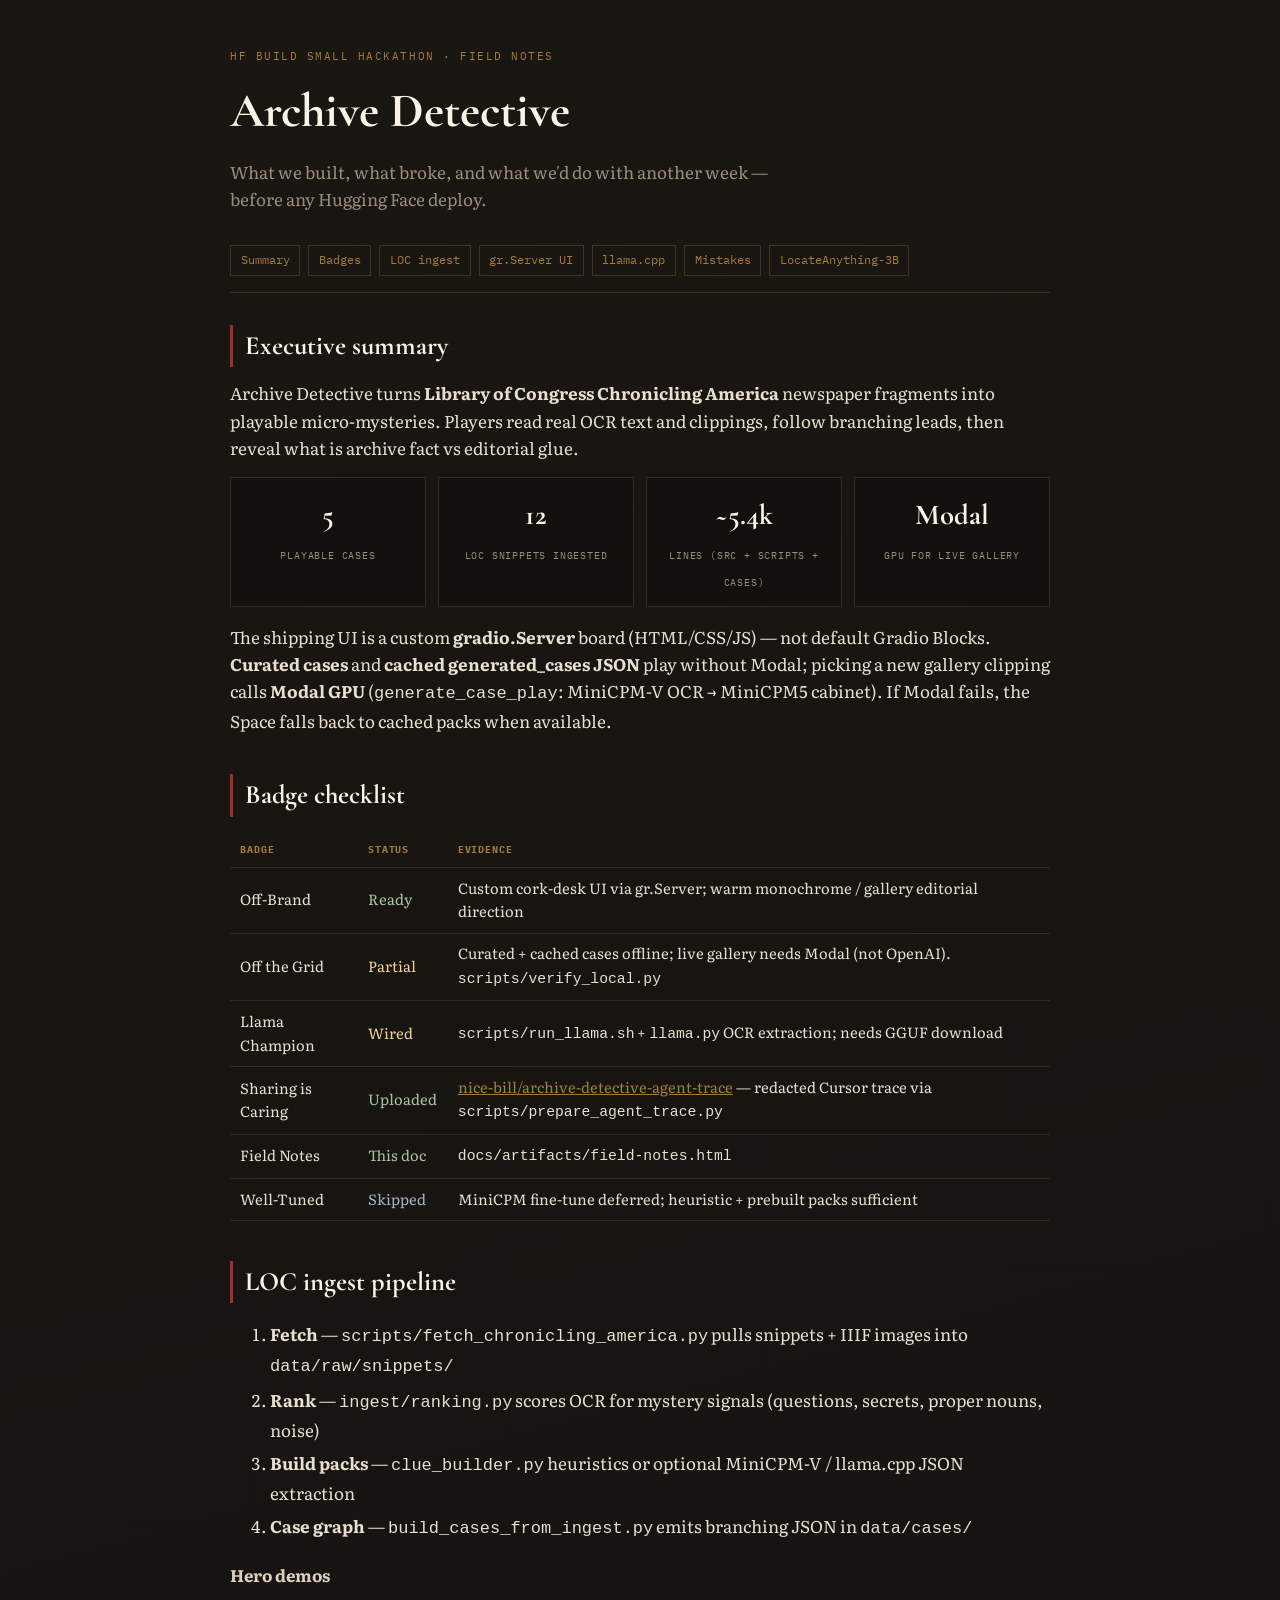
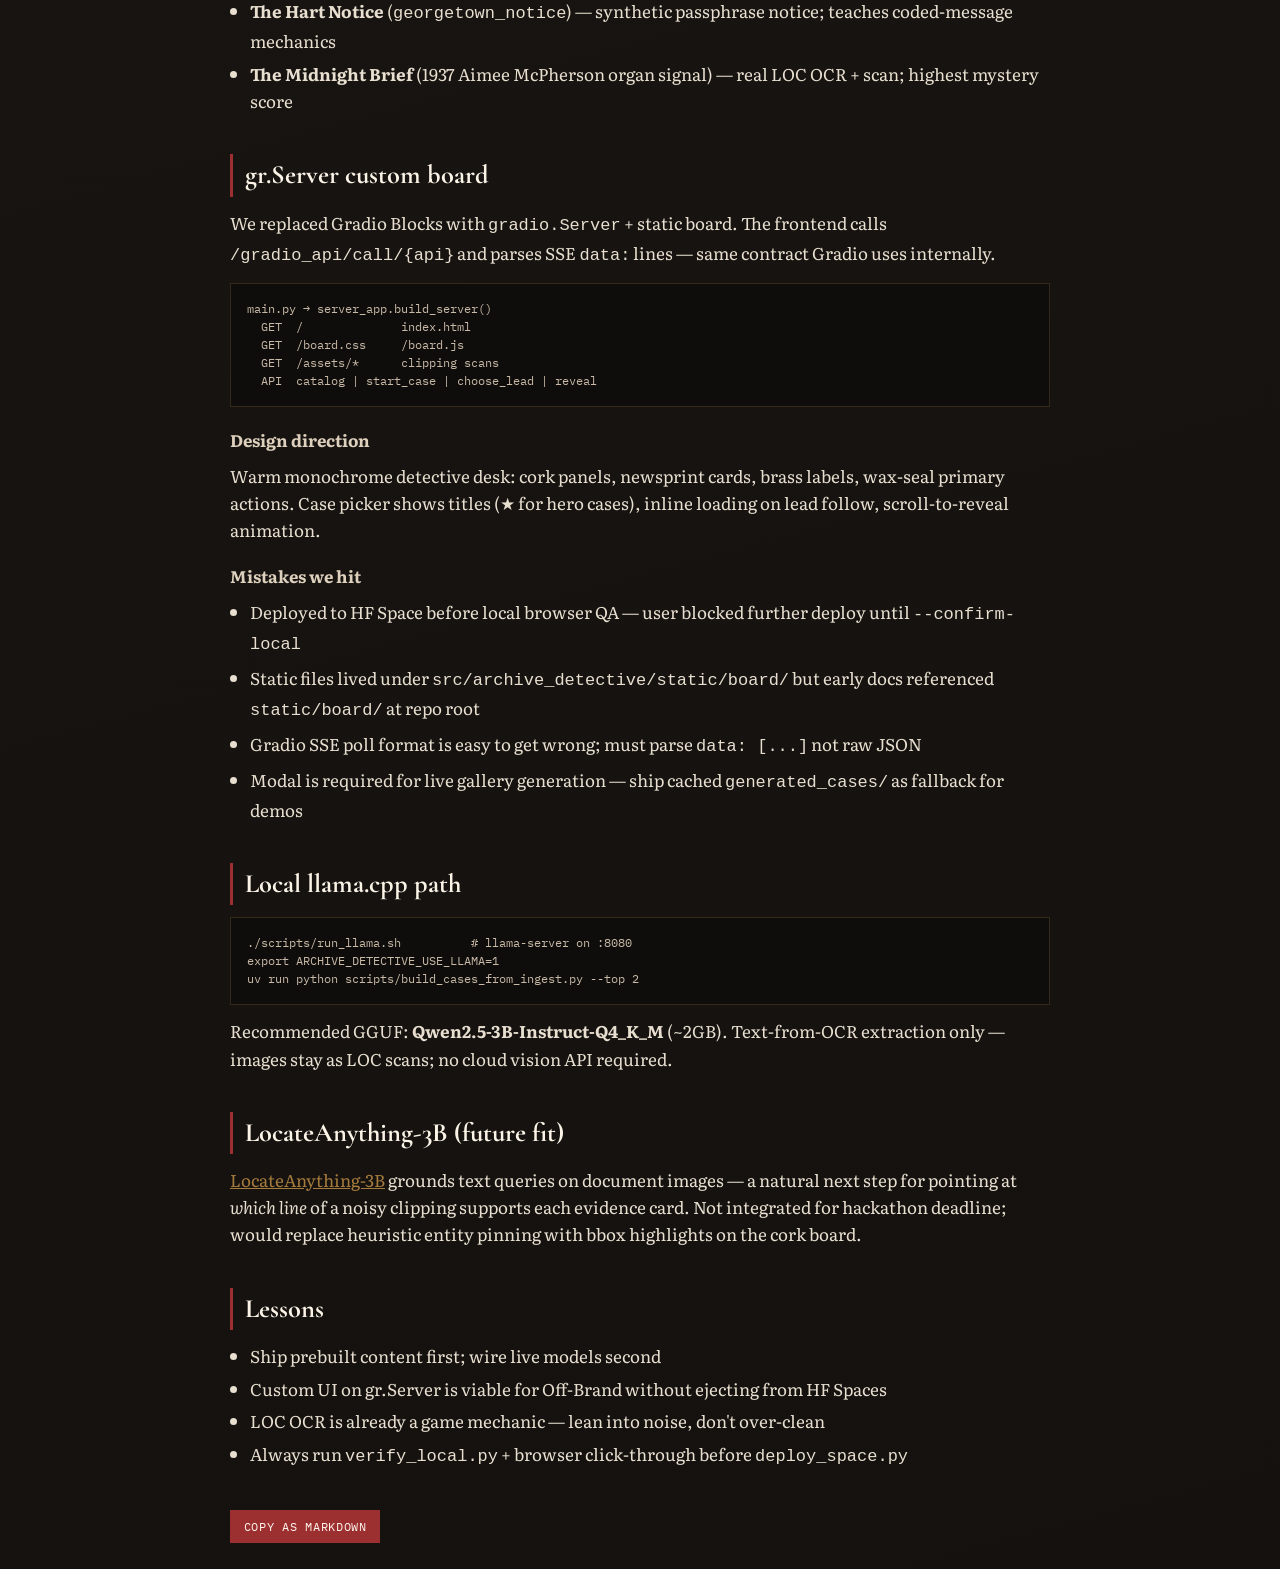
<file: docs/artifacts/field-notes.html>
<!DOCTYPE html>
<html lang="en">
<head>
  <meta charset="utf-8" />
  <meta name="viewport" content="width=device-width, initial-scale=1" />
  <title>Archive Detective — Field Notes</title>
  <link rel="preconnect" href="https://fonts.googleapis.com" />
  <link href="https://fonts.googleapis.com/css2?family=Cormorant+Garamond:wght@500;600&family=IBM+Plex+Mono:wght@400;500&family=Literata:opsz,wght@7..72,400;7..72,600&display=swap" rel="stylesheet" />
  <style>
    :root {
      --bg: #14110f;
      --paper: #f3ead6;
      --ink: #e8dfd0;
      --muted: #9a8d7c;
      --brass: #a67c3d;
      --wax: #9c2f2f;
      --mono: "IBM Plex Mono", monospace;
      --display: "Cormorant Garamond", Georgia, serif;
      --body: "Literata", Georgia, serif;
    }
    * { box-sizing: border-box; }
    body {
      margin: 0;
      font-family: var(--body);
      font-size: 17px;
      line-height: 1.6;
      color: var(--ink);
      background: linear-gradient(165deg, #1a1612, var(--bg));
      padding: clamp(1.5rem, 4vw, 3rem);
    }
    .wrap { max-width: 820px; margin: 0 auto; }
    .kicker {
      font-family: var(--mono);
      font-size: 0.68rem;
      letter-spacing: 0.14em;
      text-transform: uppercase;
      color: var(--brass);
      margin: 0 0 0.5rem;
    }
    h1 {
      font-family: var(--display);
      font-size: clamp(2.2rem, 5vw, 3rem);
      margin: 0 0 0.5rem;
      color: #faf3e6;
    }
    .deck { color: var(--muted); margin: 0 0 2rem; max-width: 55ch; }
    nav {
      display: flex;
      flex-wrap: wrap;
      gap: 0.5rem;
      margin-bottom: 2rem;
      padding-bottom: 1rem;
      border-bottom: 1px solid rgba(166,124,61,0.25);
    }
    nav a {
      font-family: var(--mono);
      font-size: 0.72rem;
      color: var(--brass);
      text-decoration: none;
      padding: 0.35rem 0.6rem;
      border: 1px solid rgba(166,124,61,0.3);
    }
    nav a:hover { background: rgba(166,124,61,0.12); }
    section { margin-bottom: 2.5rem; scroll-margin-top: 1rem; }
    h2 {
      font-family: var(--display);
      font-size: 1.65rem;
      color: #faf3e6;
      margin: 0 0 0.75rem;
      padding-left: 0.75rem;
      border-left: 3px solid var(--wax);
    }
    h3 { font-size: 1.05rem; color: #ddd0bc; margin: 1.25rem 0 0.5rem; }
    p { margin: 0 0 0.85rem; }
    ul { margin: 0 0 1rem; padding-left: 1.25rem; }
    li { margin-bottom: 0.35rem; }
    table {
      width: 100%;
      border-collapse: collapse;
      font-size: 0.92rem;
      margin: 1rem 0;
    }
    th, td {
      text-align: left;
      padding: 0.55rem 0.65rem;
      border-bottom: 1px solid rgba(166,124,61,0.2);
    }
    th {
      font-family: var(--mono);
      font-size: 0.65rem;
      letter-spacing: 0.08em;
      text-transform: uppercase;
      color: var(--brass);
    }
    .badge-ok { color: #a8c4a0; }
    .badge-partial { color: #f0d49a; }
    .badge-future { color: #9eb8c4; }
    pre {
      font-family: var(--mono);
      font-size: 0.75rem;
      line-height: 1.5;
      background: #0f0d0b;
      border: 1px solid rgba(166,124,61,0.25);
      padding: 1rem;
      overflow-x: auto;
      color: #c9baa8;
    }
    .stat-grid {
      display: grid;
      grid-template-columns: repeat(auto-fit, minmax(140px, 1fr));
      gap: 0.75rem;
      margin: 1rem 0;
    }
    .stat {
      background: rgba(0,0,0,0.25);
      border: 1px solid rgba(166,124,61,0.25);
      padding: 0.85rem;
      text-align: center;
    }
    .stat strong {
      display: block;
      font-family: var(--display);
      font-size: 1.8rem;
      color: #faf3e6;
    }
    .stat span {
      font-family: var(--mono);
      font-size: 0.62rem;
      letter-spacing: 0.08em;
      text-transform: uppercase;
      color: var(--muted);
    }
    .copy-row { margin-top: 2rem; }
    button {
      font-family: var(--mono);
      font-size: 0.72rem;
      letter-spacing: 0.06em;
      text-transform: uppercase;
      padding: 0.55rem 0.85rem;
      background: var(--wax);
      color: #fff8f0;
      border: none;
      cursor: pointer;
    }
    button:hover { filter: brightness(1.08); }
  </style>
</head>
<body>
  <div class="wrap">
    <p class="kicker">HF Build Small Hackathon · Field Notes</p>
    <h1>Archive Detective</h1>
    <p class="deck">What we built, what broke, and what we'd do with another week — before any Hugging Face deploy.</p>

    <nav>
      <a href="#summary">Summary</a>
      <a href="#badges">Badges</a>
      <a href="#pipeline">LOC ingest</a>
      <a href="#ui">gr.Server UI</a>
      <a href="#llama">llama.cpp</a>
      <a href="#mistakes">Mistakes</a>
      <a href="#future">LocateAnything-3B</a>
    </nav>

    <section id="summary">
      <h2>Executive summary</h2>
      <p>Archive Detective turns <strong>Library of Congress Chronicling America</strong> newspaper fragments into playable micro-mysteries. Players read real OCR text and clippings, follow branching leads, then reveal what is archive fact vs editorial glue.</p>
      <div class="stat-grid">
        <div class="stat"><strong>5</strong><span>Playable cases</span></div>
        <div class="stat"><strong>12</strong><span>LOC snippets ingested</span></div>
        <div class="stat"><strong>~5.4k</strong><span>Lines (src + scripts + cases)</span></div>
        <div class="stat"><strong>Modal</strong><span>GPU for live gallery</span></div>
      </div>
      <p>The shipping UI is a custom <strong>gradio.Server</strong> board (HTML/CSS/JS) — not default Gradio Blocks. <strong>Curated cases</strong> and <strong>cached generated_cases JSON</strong> play without Modal; picking a new gallery clipping calls <strong>Modal GPU</strong> (<code>generate_case_play</code>: MiniCPM-V OCR → MiniCPM5 cabinet). If Modal fails, the Space falls back to cached packs when available.</p>
    </section>

    <section id="badges">
      <h2>Badge checklist</h2>
      <table>
        <thead><tr><th>Badge</th><th>Status</th><th>Evidence</th></tr></thead>
        <tbody>
          <tr><td>Off-Brand</td><td class="badge-ok">Ready</td><td>Custom cork-desk UI via gr.Server; warm monochrome / gallery editorial direction</td></tr>
          <tr><td>Off the Grid</td><td class="badge-partial">Partial</td><td>Curated + cached cases offline; live gallery needs Modal (not OpenAI). <code>scripts/verify_local.py</code></td></tr>
          <tr><td>Llama Champion</td><td class="badge-partial">Wired</td><td><code>scripts/run_llama.sh</code> + <code>llama.py</code> OCR extraction; needs GGUF download</td></tr>
          <tr><td>Sharing is Caring</td><td class="badge-ok">Uploaded</td><td><a href="https://huggingface.co/datasets/nice-bill/archive-detective-agent-trace" style="color:var(--brass)">nice-bill/archive-detective-agent-trace</a> — redacted Cursor trace via <code>scripts/prepare_agent_trace.py</code></td></tr>
          <tr><td>Field Notes</td><td class="badge-ok">This doc</td><td><code>docs/artifacts/field-notes.html</code></td></tr>
          <tr><td>Well-Tuned</td><td class="badge-future">Skipped</td><td>MiniCPM fine-tune deferred; heuristic + prebuilt packs sufficient</td></tr>
        </tbody>
      </table>
    </section>

    <section id="pipeline">
      <h2>LOC ingest pipeline</h2>
      <ol>
        <li><strong>Fetch</strong> — <code>scripts/fetch_chronicling_america.py</code> pulls snippets + IIIF images into <code>data/raw/snippets/</code></li>
        <li><strong>Rank</strong> — <code>ingest/ranking.py</code> scores OCR for mystery signals (questions, secrets, proper nouns, noise)</li>
        <li><strong>Build packs</strong> — <code>clue_builder.py</code> heuristics or optional MiniCPM-V / llama.cpp JSON extraction</li>
        <li><strong>Case graph</strong> — <code>build_cases_from_ingest.py</code> emits branching JSON in <code>data/cases/</code></li>
      </ol>
      <h3>Hero demos</h3>
      <ul>
        <li><strong>The Hart Notice</strong> (<code>georgetown_notice</code>) — synthetic passphrase notice; teaches coded-message mechanics</li>
        <li><strong>The Midnight Brief</strong> (1937 Aimee McPherson organ signal) — real LOC OCR + scan; highest mystery score</li>
      </ul>
    </section>

    <section id="ui">
      <h2>gr.Server custom board</h2>
      <p>We replaced Gradio Blocks with <code>gradio.Server</code> + static board. The frontend calls <code>/gradio_api/call/{api}</code> and parses SSE <code>data:</code> lines — same contract Gradio uses internally.</p>
      <pre>main.py → server_app.build_server()
  GET  /              index.html
  GET  /board.css     /board.js
  GET  /assets/*      clipping scans
  API  catalog | start_case | choose_lead | reveal</pre>
      <h3>Design direction</h3>
      <p>Warm monochrome detective desk: cork panels, newsprint cards, brass labels, wax-seal primary actions. Case picker shows titles (★ for hero cases), inline loading on lead follow, scroll-to-reveal animation.</p>
      <h3>Mistakes we hit</h3>
      <ul>
        <li>Deployed to HF Space before local browser QA — user blocked further deploy until <code>--confirm-local</code></li>
        <li>Static files lived under <code>src/archive_detective/static/board/</code> but early docs referenced <code>static/board/</code> at repo root</li>
        <li>Gradio SSE poll format is easy to get wrong; must parse <code>data: [...]</code> not raw JSON</li>
        <li>Modal is required for live gallery generation — ship cached <code>generated_cases/</code> as fallback for demos</li>
      </ul>
    </section>

    <section id="llama">
      <h2>Local llama.cpp path</h2>
      <pre>./scripts/run_llama.sh          # llama-server on :8080
export ARCHIVE_DETECTIVE_USE_LLAMA=1
uv run python scripts/build_cases_from_ingest.py --top 2</pre>
      <p>Recommended GGUF: <strong>Qwen2.5-3B-Instruct-Q4_K_M</strong> (~2GB). Text-from-OCR extraction only — images stay as LOC scans; no cloud vision API required.</p>
    </section>

    <section id="future">
      <h2>LocateAnything-3B (future fit)</h2>
      <p><a href="https://huggingface.co/FanqingM/LocateAnything-3B" style="color:var(--brass)">LocateAnything-3B</a> grounds text queries on document images — a natural next step for pointing at <em>which line</em> of a noisy clipping supports each evidence card. Not integrated for hackathon deadline; would replace heuristic entity pinning with bbox highlights on the cork board.</p>
    </section>

    <section id="lessons">
      <h2>Lessons</h2>
      <ul>
        <li>Ship prebuilt content first; wire live models second</li>
        <li>Custom UI on gr.Server is viable for Off-Brand without ejecting from HF Spaces</li>
        <li>LOC OCR is already a game mechanic — lean into noise, don't over-clean</li>
        <li>Always run <code>verify_local.py</code> + browser click-through before <code>deploy_space.py</code></li>
      </ul>
    </section>

    <div class="copy-row">
      <button type="button" id="copy-md">Copy as markdown</button>
    </div>
  </div>
  <script>
    document.getElementById("copy-md").addEventListener("click", () => {
      const md = `# Archive Detective — Field Notes

## Summary
- 5 playable cases from LOC Chronicling America ingest
- Custom gr.Server UI; curated/cached cases offline; Modal GPU for live gallery
- llama.cpp path for OCR → clue extraction

## Badges
| Badge | Status |
| Off-Brand | Ready |
| Off the Grid | Partial (cached offline; gallery = Modal) |
| Llama Champion | Wired (needs GGUF) |
| Sharing is Caring | https://huggingface.co/datasets/nice-bill/archive-detective-agent-trace |
| Field Notes | This document |

## Run locally
\`\`\`bash
uv run python scripts/verify_local.py
uv run python main.py
\`\`\`
Open http://127.0.0.1:7860/

## Future: LocateAnything-3B for clipping grounding`;
      navigator.clipboard.writeText(md).then(() => {
        document.getElementById("copy-md").textContent = "Copied!";
      });
    });
  </script>
</body>
</html>
</file>
